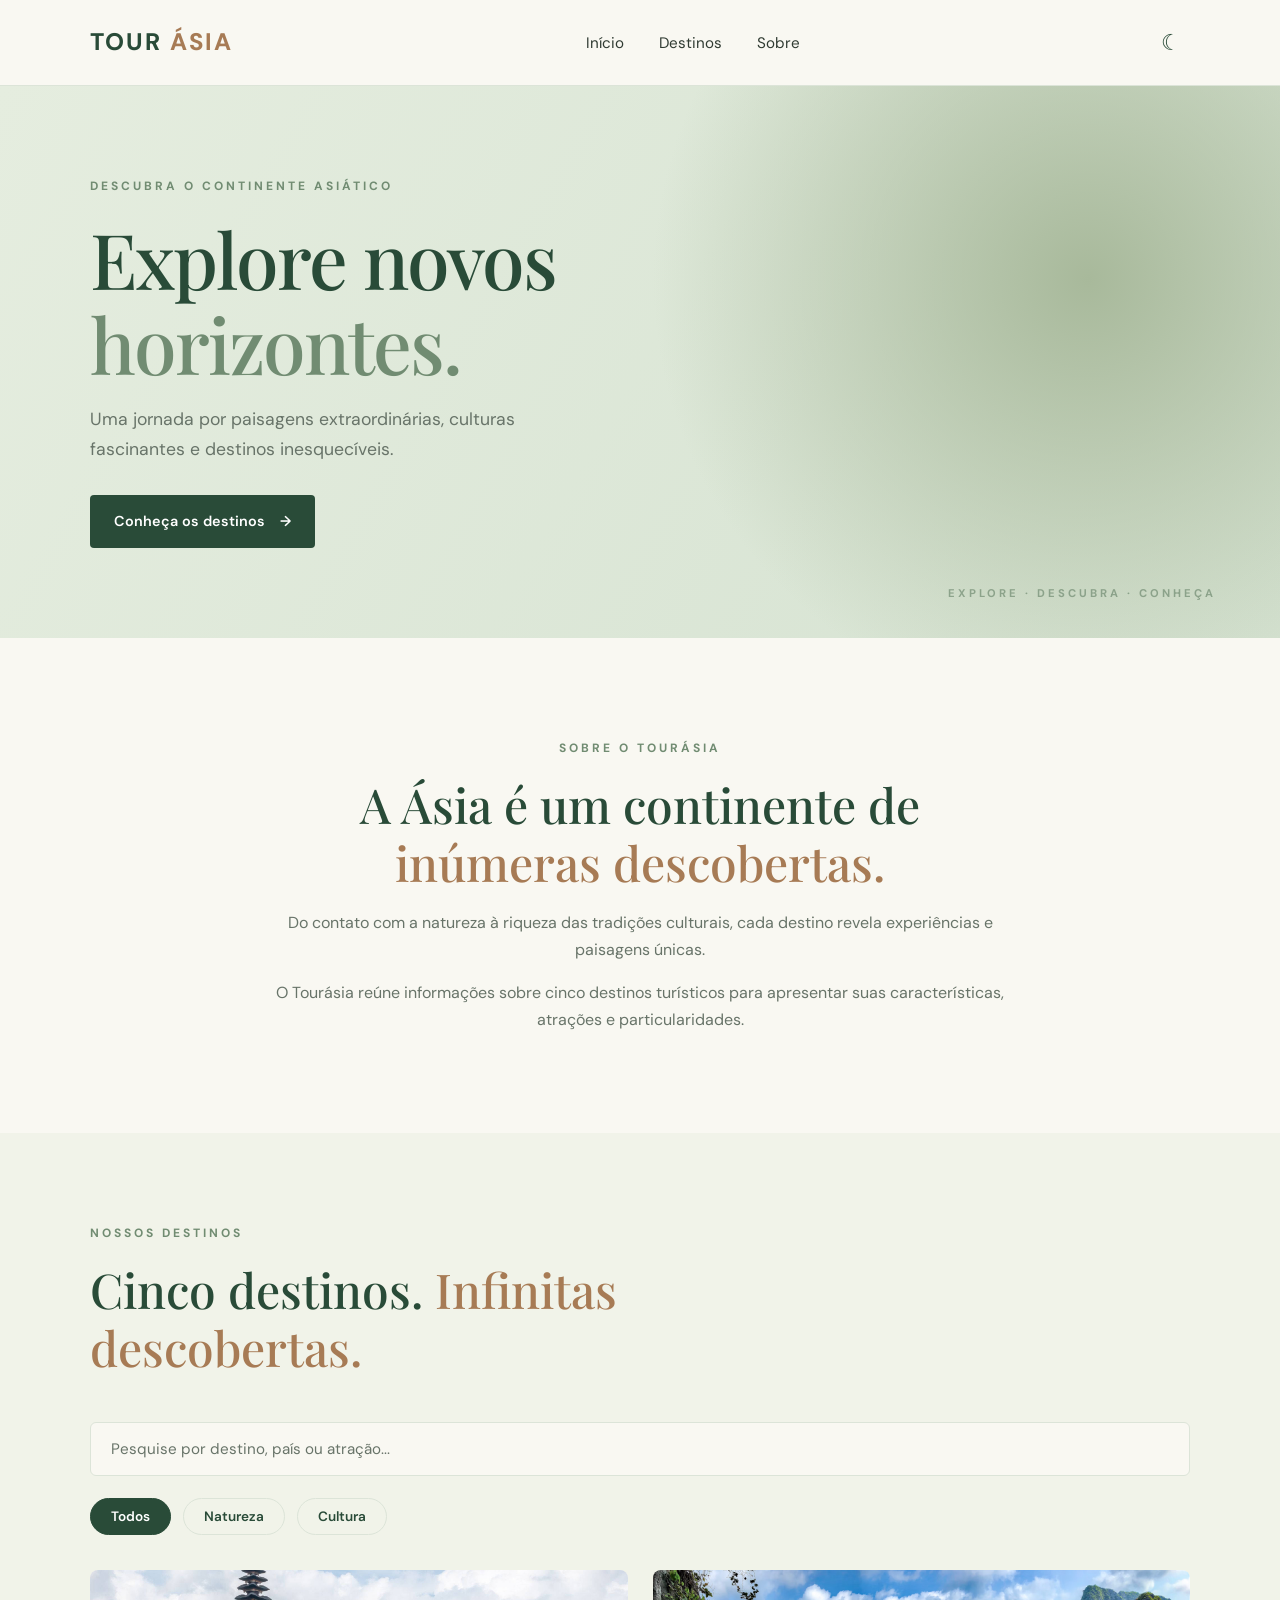
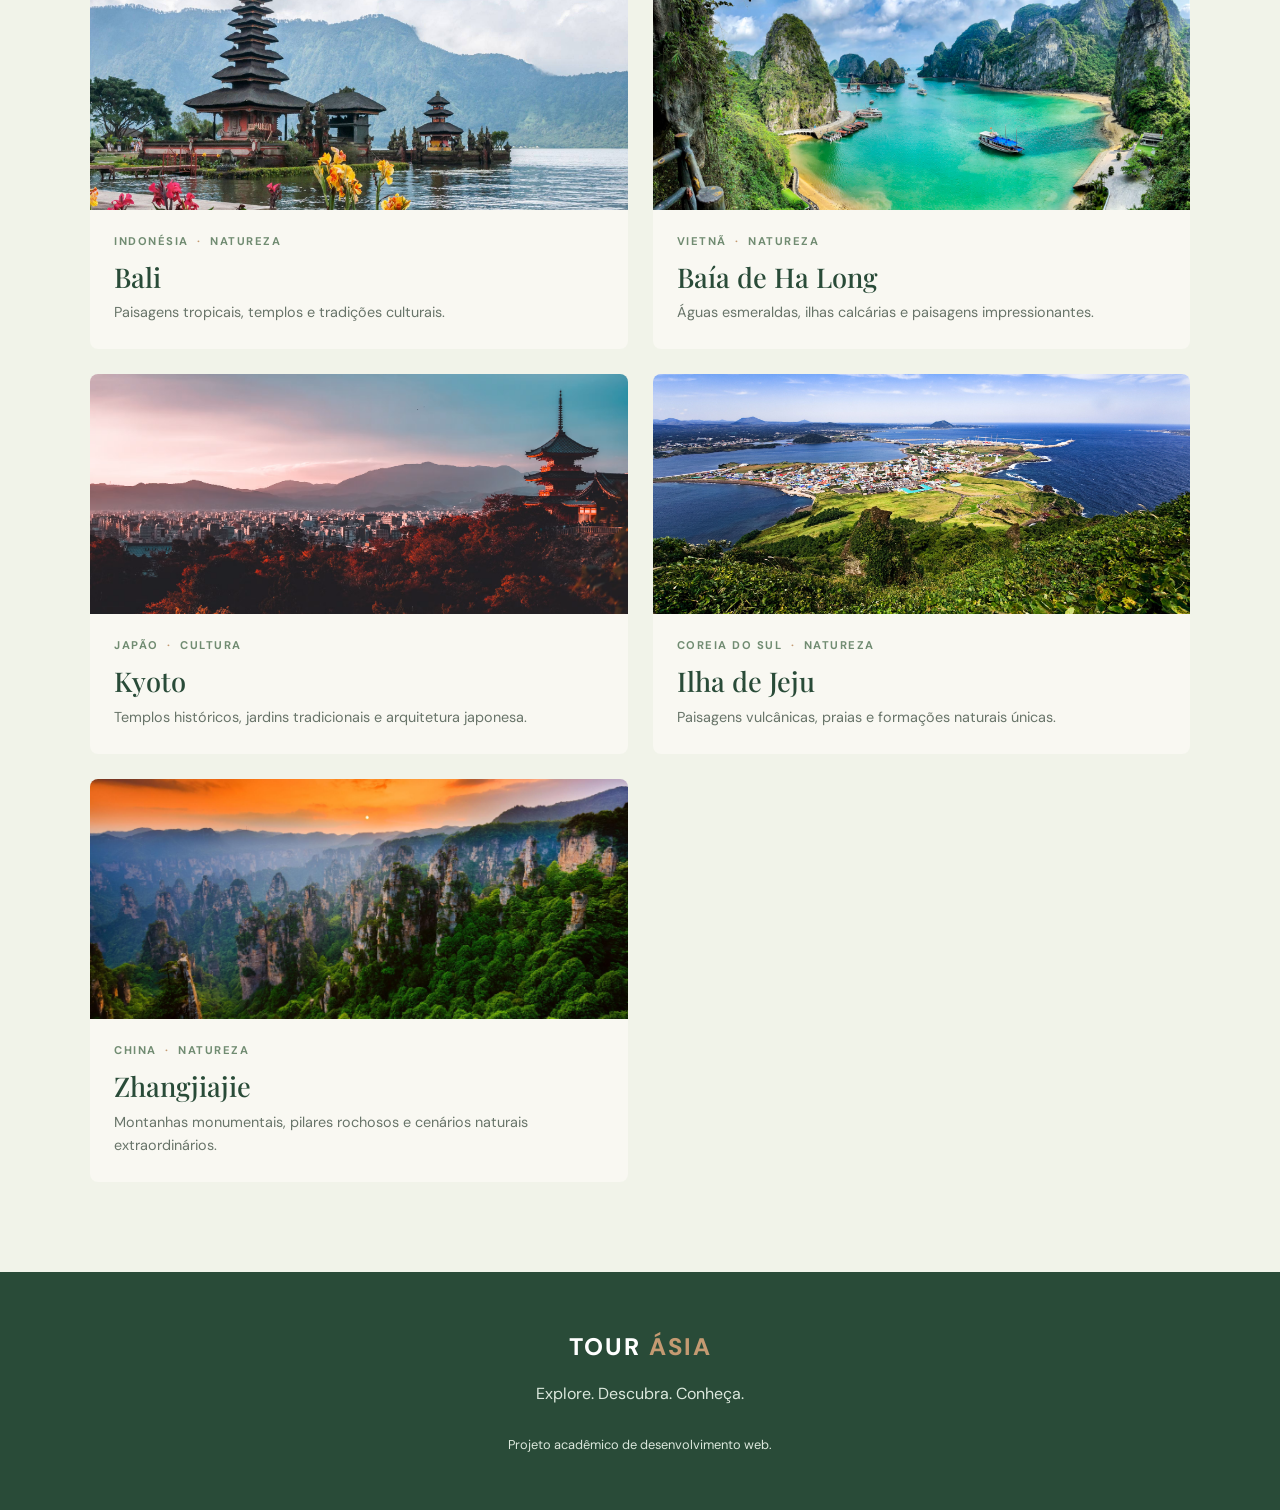
<file: index.html>
<!DOCTYPE html>
<html lang="pt-BR">

<head>
    <meta charset="UTF-8">
    <meta name="viewport" content="width=device-width, initial-scale=1.0">

    <meta name="description"
        content="Explore o Tourásia e descubra cinco destinos turísticos incríveis no continente asiático.">

    <meta name="theme-color" content="#284B38">

    <title>TOURÁSIA | Explore novos horizontes</title>

    <!-- Fontes do Google -->
    <link rel="preconnect" href="https://fonts.googleapis.com">

    <link rel="preconnect"
        href="https://fonts.gstatic.com" crossorigin>

    <link href="https://fonts.googleapis.com/css2?family=DM+Sans:wght@400;500;600;700&family=Playfair+Display:wght@400;500;600;700&display=swap"
        rel="stylesheet">
    
    <script src="js/script.js" defer></script>
    
        <!-- Estilos do projeto -->
    <link rel="stylesheet" href="css/style.css">
</head>

<body>

    <!-- Cabeçalho e navegação -->
    <header class="header">
        <div class="container header__content">

            <a href="#inicio" class="logo" aria-label="Tourásia - Página inicial">
                TOUR <span>ÁSIA</span>
            </a>

            <nav class="navigation" aria-label="Navegação principal">
                <ul>
                    <li><a href="#inicio">Início</a></li>
                    <li><a href="#destinos">Destinos</a></li>
                    <li><a href="#sobre">Sobre</a></li>
                </ul>
            </nav>

            <!-- Botão para alternar o tema -->
            <button
                class="theme-toggle"
                id="theme-toggle"
                type="button"
                aria-label="Ativar tema escuro"
                aria-pressed="false"
            >
                ☾
            </button>

        </div>
    </header>

    <main>

        <!-- Apresentação principal -->
        <section class="hero" id="inicio">

            <div class="container hero__content">

                <p class="hero__eyebrow">
                    DESCUBRA O CONTINENTE ASIÁTICO
                </p>

                <h1>
                    Explore novos
                    <span>horizontes.</span>
                </h1>

                <p class="hero__description">
                    Uma jornada por paisagens extraordinárias,
                    culturas fascinantes e destinos inesquecíveis.
                </p>

                <a href="#destinos" class="button">
                    Conheça os destinos
                    <span aria-hidden="true">→</span>
                </a>

            </div>

            <div class="hero__decoration" aria-hidden="true">
                <span>EXPLORE · DESCUBRA · CONHEÇA</span>
            </div>

        </section>

        <!-- Apresentação do projeto -->
        <section class="introduction" id="sobre">

            <div class="container introduction__content">

                <p class="section-label">SOBRE O TOURÁSIA</p>

                <h2>
                    A Ásia é um continente de
                    <span>inúmeras descobertas.</span>
                </h2>

                <p>
                    Do contato com a natureza à riqueza das tradições
                    culturais, cada destino revela experiências e
                    paisagens únicas.
                </p>

                <p>
                    O Tourásia reúne informações sobre cinco destinos
                    turísticos para apresentar suas características,
                    atrações e particularidades.
                </p>

            </div>

        </section>


        <!-- Apresentação dos destinos -->
        <section class="destinations" id="destinos">

            <div class="container">

                <div class="section-heading">

                    <div>
                        <p class="section-label">NOSSOS DESTINOS</p>

                        <h2>
                            Cinco destinos.
                            <span>Infinitas descobertas.</span>
                        </h2>
                    </div>

                </div>

                    <!-- Pesquisa e filtros dos destinos -->
                    <div class="destination-tools">

                        <div class="search-box">
                            <input
                                type="search"
                                id="destination-search"
                                placeholder="Pesquise por destino, país ou atração..."
                                aria-label="Pesquisar destinos"
                            >
                        </div>

                        <div class="destination-filters"
                             aria-label="Filtrar destinos por categoria">

                            <button
                                class="filter-button active"
                                type="button"
                                data-filter="all"
                                aria-pressed="true"
                            >
                                Todos
                            </button>

                            <button
                                class="filter-button"
                                type="button"
                                data-filter="nature"
                                aria-pressed="false"
                            >
                                Natureza
                            </button>

                            <button
                                class="filter-button"
                                type="button"
                                data-filter="culture"
                                aria-pressed="false"
                            >
                                Cultura
                            </button>

                        </div>

                    </div>

                    <p
                        class="search-feedback"
                        id="search-feedback"
                        role="status"
                        aria-live="polite"
                        hidden
                    >
                        Nenhum destino encontrado.
                    </p>

                <div class="destination-list">


                    <!-- Destino 01: Bali -->
                    <article
                        class="destination-card"
                        data-category="nature culture"
                        data-search="bali indonesia natureza cultura templos praias arrozais ubud"
                    >

                        <a href="destinos/bali.html"
                           class="destination-card__link">

                            <img
                                src="assets/images/bali.jpg"
                                alt="Paisagem tropical de Bali, na Indonésia"
                                class="destination-card__image"
                                loading="lazy"
                            >

                            <div class="destination-card__content">

                                <p class="destination-card__meta">
                                    INDONÉSIA <span>·</span> NATUREZA
                                </p>

                                <h3>Bali</h3>

                                <p class="destination-card__description">
                                    Paisagens tropicais, templos e tradições culturais.
                                </p>

                            </div>

                        </a>

                    </article>




                    <!-- Destino 02: Baía de Ha Long -->
                    <article
                        class="destination-card"
                        data-category="nature"
                        data-search="baia de ha long ha long vietna natureza ilhas rochosas cavernas aguas esmeraldas"
                    >

                        <a href="destinos/ha-long.html"
                           class="destination-card__link">

                            <img
                                src="assets/images/ha-long.jpg"
                                alt="Formações rochosas da Baía de Ha Long, no Vietnã"
                                class="destination-card__image"
                                loading="lazy"
                            >

                            <div class="destination-card__content">

                                <p class="destination-card__meta">
                                    VIETNÃ <span>·</span> NATUREZA
                                </p>

                                <h3>Baía de Ha Long</h3>

                                <p class="destination-card__description">
                                    Águas esmeraldas, ilhas calcárias e paisagens impressionantes.
                                </p>

                            </div>

                        </a>

                    </article>



                    <!-- Destino 03: Kyoto -->
                    <article
                        class="destination-card"
                        data-category="culture"
                        data-search="kyoto japao cultura templos jardins tradicionais arquitetura japonesa"
                    >

                        <a href="destinos/kyoto.html"
                           class="destination-card__link">

                            <img
                                src="assets/images/kyoto.jpg"
                                alt="Templo tradicional cercado por natureza em Kyoto, no Japão"
                                class="destination-card__image"
                                loading="lazy"
                            >

                            <div class="destination-card__content">

                                <p class="destination-card__meta">
                                    JAPÃO <span>·</span> CULTURA
                                </p>

                                <h3>Kyoto</h3>

                                <p class="destination-card__description">
                                    Templos históricos, jardins tradicionais e arquitetura japonesa.
                                </p>

                            </div>

                        </a>

                    </article>



                    <!-- Destino 04: Ilha de Jeju -->
                    <article
                        class="destination-card"
                        data-category="nature"
                        data-search="ilha de jeju jeju coreia do sul natureza vulcoes praias cachoeiras"
                    >

                        <a href="destinos/jeju.html"
                           class="destination-card__link">

                            <img
                                src="assets/images/jeju.jpg"
                                alt="Paisagem natural da Ilha de Jeju, na Coreia do Sul"
                                class="destination-card__image"
                                loading="lazy"
                            >

                            <div class="destination-card__content">

                                <p class="destination-card__meta">
                                    COREIA DO SUL <span>·</span> NATUREZA
                                </p>

                                <h3>Ilha de Jeju</h3>

                                <p class="destination-card__description">
                                    Paisagens vulcânicas, praias e formações naturais únicas.
                                </p>

                            </div>

                        </a>

                    </article>



                    <!-- Destino 05: Zhangjiajie -->
                    <article
                        class="destination-card"
                        data-category="nature"
                        data-search="zhangjiajie china natureza montanhas pilares rochosos parque nacional"
                    >

                        <a href="destinos/zhangjiajie.html"
                           class="destination-card__link">

                            <img
                                src="assets/images/zhangjiajie.jpg"
                                alt="Montanhas de arenito de Zhangjiajie, na China"
                                class="destination-card__image"
                                loading="lazy"
                            >

                            <div class="destination-card__content">

                                <p class="destination-card__meta">
                                    CHINA <span>·</span> NATUREZA
                                </p>

                                <h3>Zhangjiajie</h3>

                                <p class="destination-card__description">
                                    Montanhas monumentais, pilares rochosos e cenários naturais extraordinários.
                                </p>

                            </div>

                        </a>

                    </article>

                </div>

            </div>

        </section>

    </main>

    <!-- Rodapé -->
    <footer class="footer">

        <div class="container footer__content">

            <a href="#inicio" class="logo logo--footer">
                TOUR <span>ÁSIA</span>
            </a>

            <p>
                Explore. Descubra. Conheça.
            </p>

            <p class="footer__copyright">
                Projeto acadêmico de desenvolvimento web.
            </p>

        </div>

    </footer>

</body>
</html>
</file>
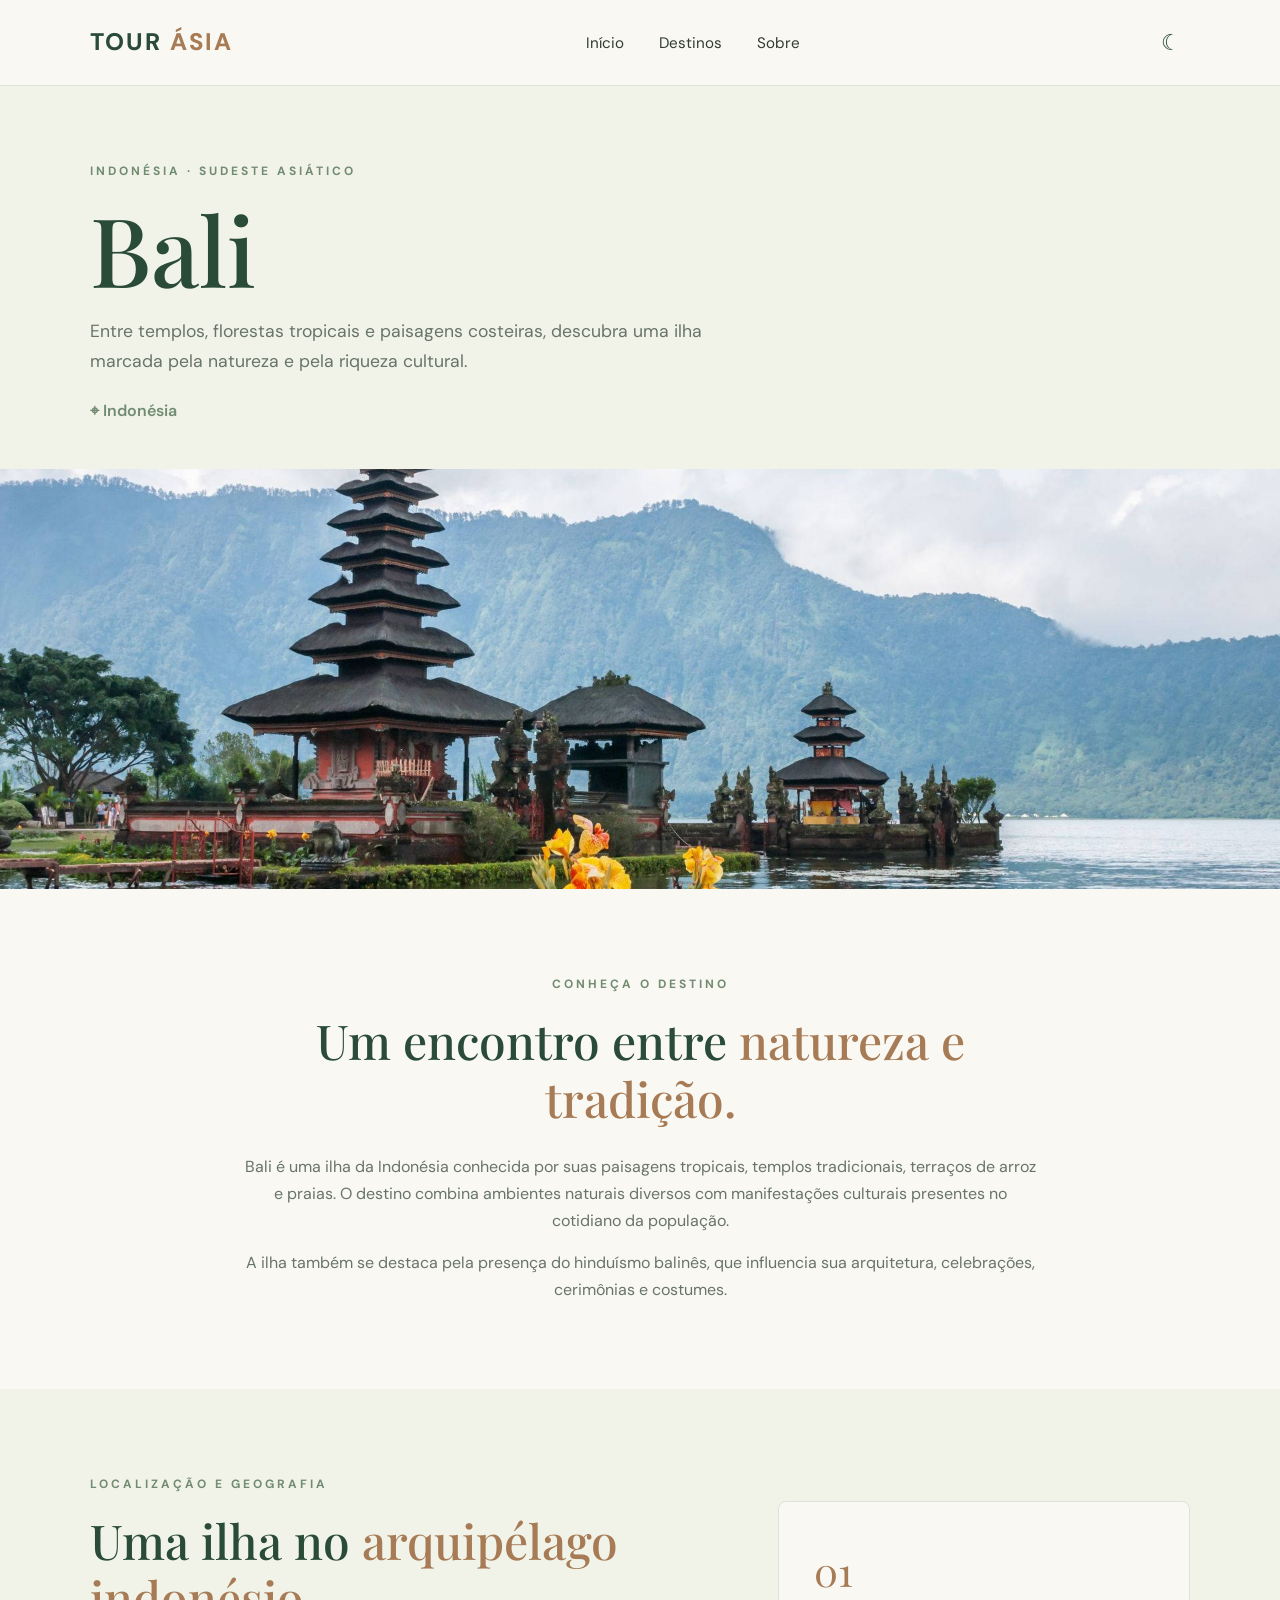
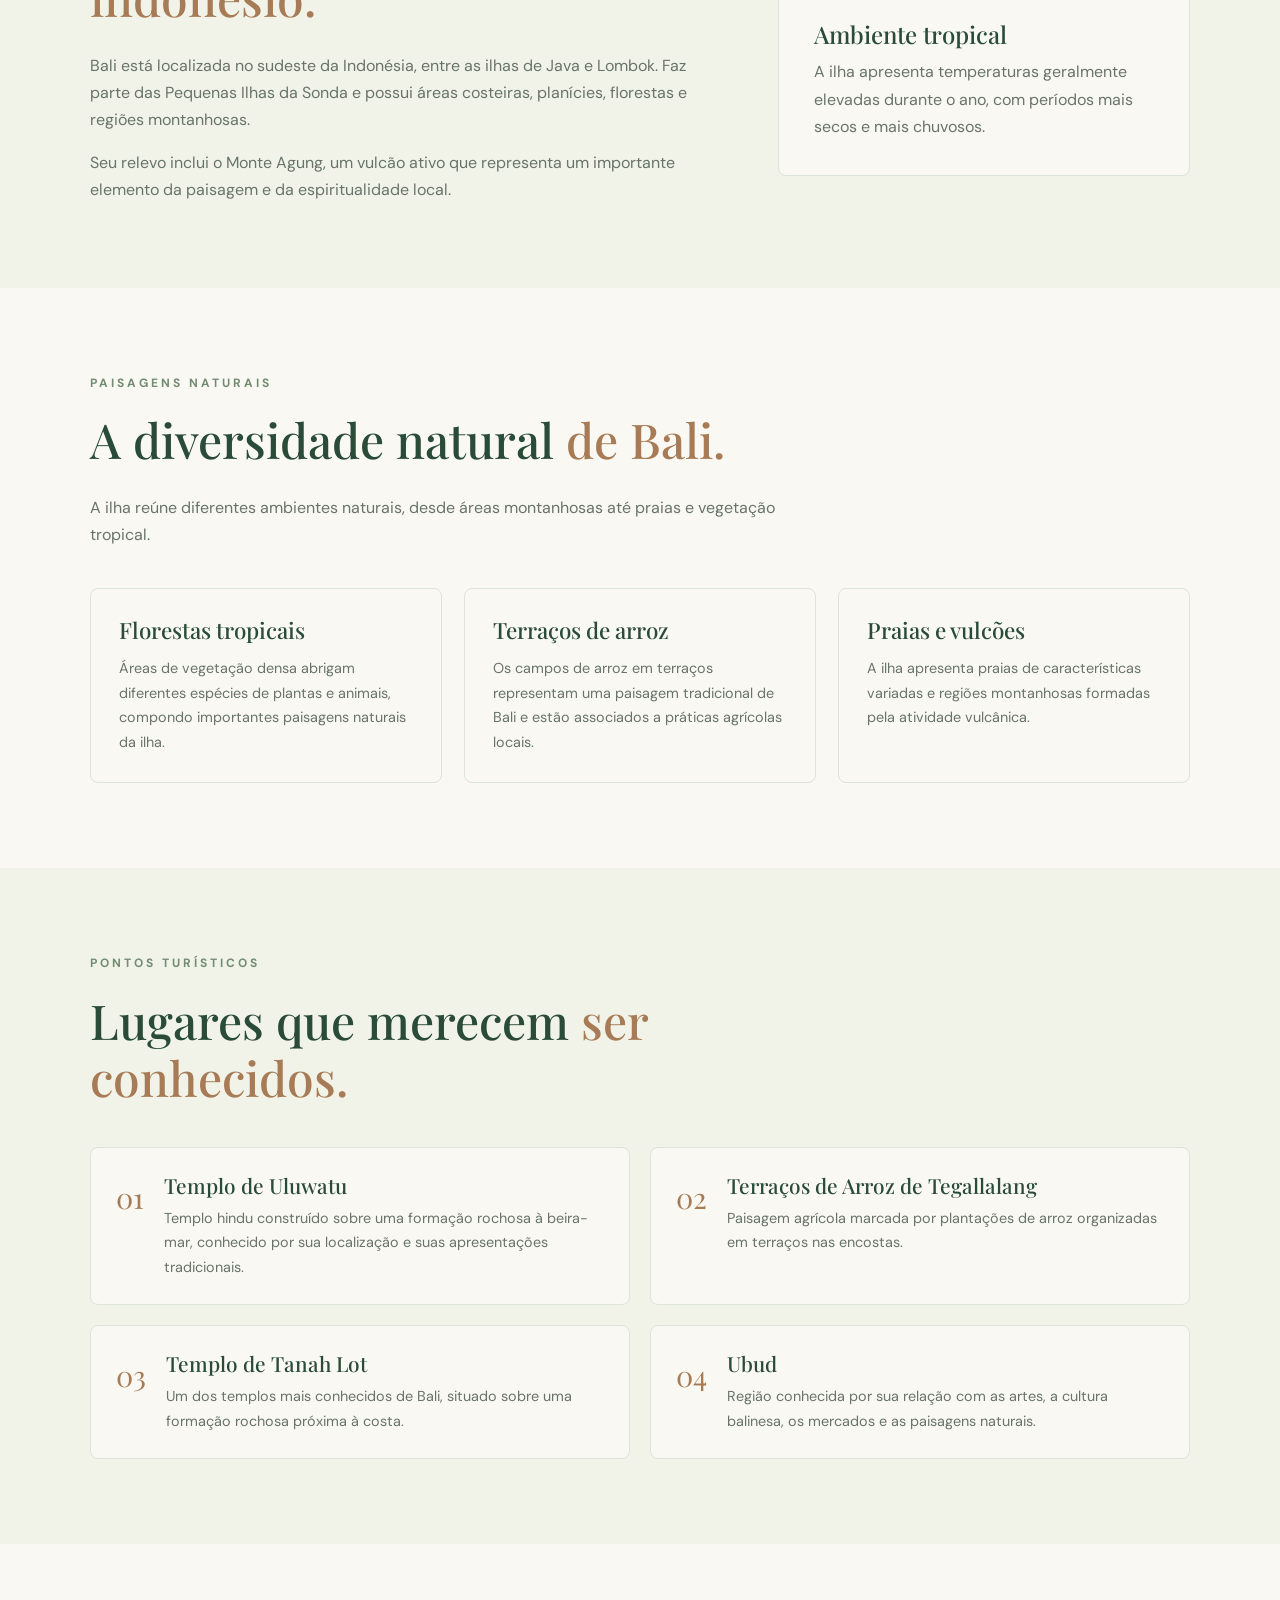
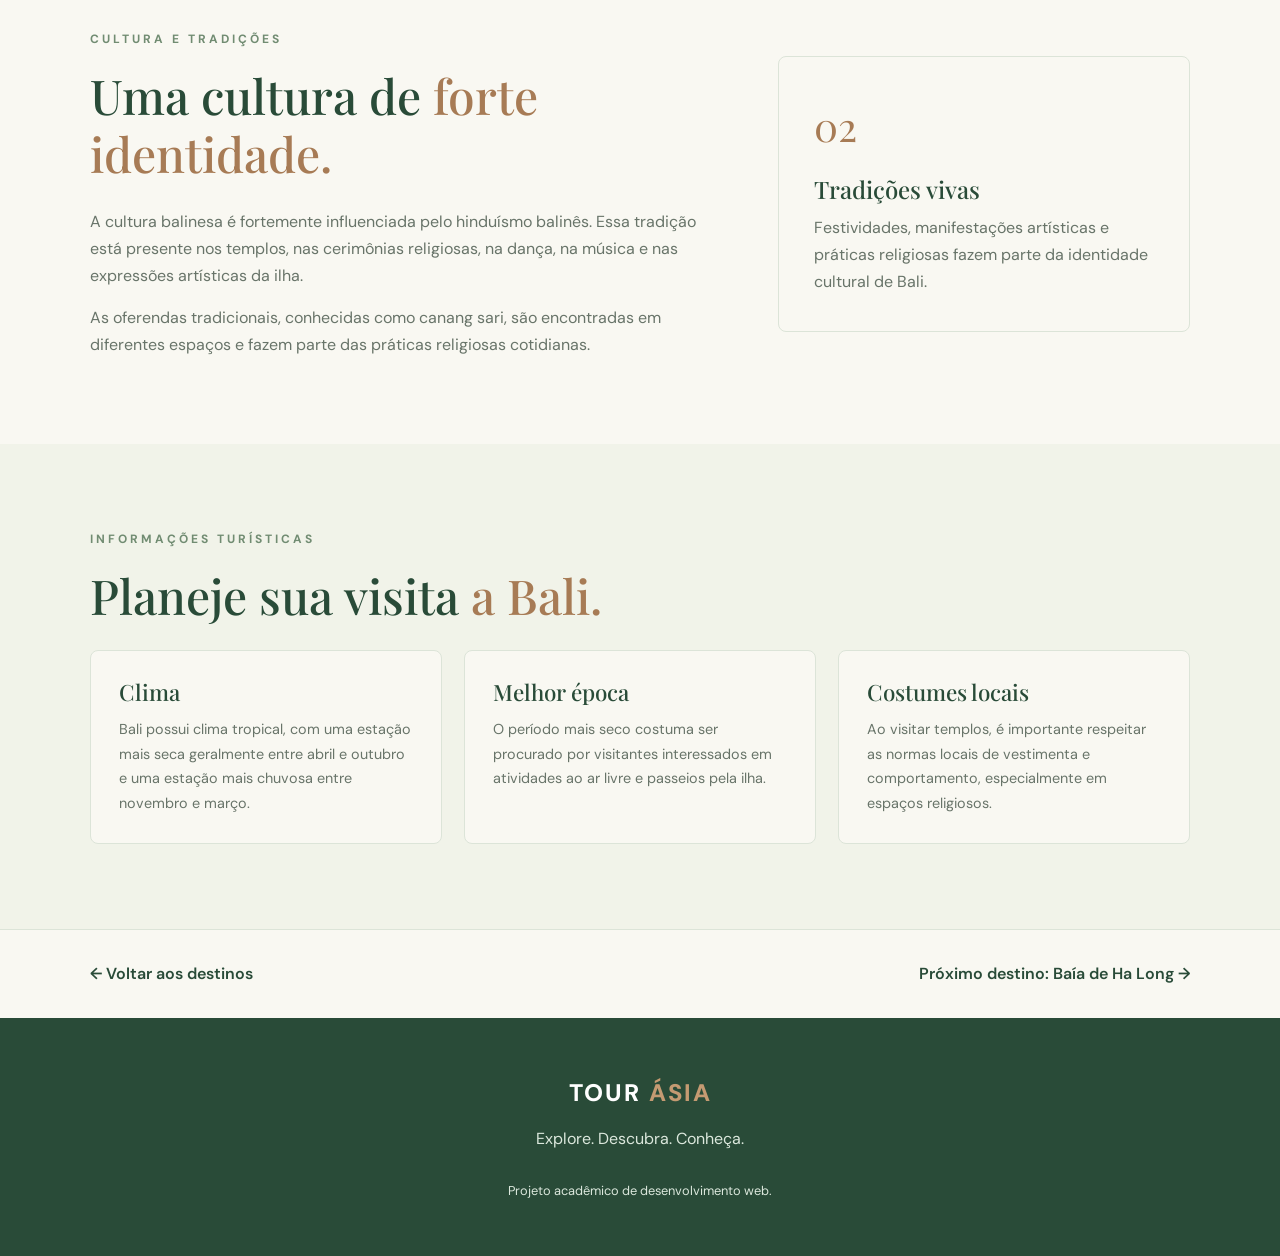
<file: destinos/bali.html>
<!DOCTYPE html>
<html lang="pt-BR">

<head>
    <meta charset="UTF-8">
    <meta name="viewport" content="width=device-width, initial-scale=1.0">

    <meta name="description"
        content="Conheça Bali, na Indonésia: paisagens tropicais, templos, cultura e atrações turísticas.">

    <meta name="theme-color" content="#284B38">

    <title>Bali | TOURÁSIA</title>

    <link rel="preconnect" href="https://fonts.googleapis.com">

    <link rel="preconnect"
        href="https://fonts.gstatic.com" crossorigin>

    <link href="https://fonts.googleapis.com/css2?family=DM+Sans:wght@400;500;600;700&family=Playfair+Display:wght@400;500;600;700&display=swap"
        rel="stylesheet">

    <link rel="stylesheet" href="../css/style.css">

    <script src="../js/script.js" defer></script>

</head>

<body>

    <!-- Cabeçalho e navegação -->
    <header class="header">
        <div class="container header__content">

            <a href="../index.html" class="logo" aria-label="Tourásia - Página inicial">
                TOUR <span>ÁSIA</span>
            </a>

            <nav class="navigation" aria-label="Navegação principal">
                <ul>
                    <li><a href="../index.html#inicio">Início</a></li>
                    <li><a href="../index.html#destinos">Destinos</a></li>
                    <li><a href="../index.html#sobre">Sobre</a></li>
                </ul>
            </nav>

            <!-- Botão para alternar o tema -->
            <button
                class="theme-toggle"
                id="theme-toggle"
                type="button"
                aria-label="Ativar tema escuro"
                aria-pressed="false"
            >
                ☾
            </button>

        </div>
    </header>

    <main>

        <!-- Apresentação de Bali -->
        <section class="destination-hero">

            <div class="container destination-hero__content">

                <p class="section-label">
                    INDONÉSIA · SUDESTE ASIÁTICO
                </p>

                <h1>Bali</h1>

                <p class="destination-hero__description">
                    Entre templos, florestas tropicais e paisagens
                    costeiras, descubra uma ilha marcada pela
                    natureza e pela riqueza cultural.
                </p>

                <p class="destination-hero__location">
                    <span aria-hidden="true">⌖</span>
                    Indonésia
                </p>

            </div>

            <img
                src="../assets/images/bali.jpg"
                alt="Paisagem tropical de Bali, na Indonésia"
                class="destination-hero__image"
            >

        </section>


        <!-- Introdução -->
        <section class="destination-section">

            <div class="container destination-introduction">

                <p class="section-label">CONHEÇA O DESTINO</p>

                <h2>
                    Um encontro entre
                    <span>natureza e tradição.</span>
                </h2>

                <p>
                    Bali é uma ilha da Indonésia conhecida por suas
                    paisagens tropicais, templos tradicionais,
                    terraços de arroz e praias. O destino combina
                    ambientes naturais diversos com manifestações
                    culturais presentes no cotidiano da população.
                </p>

                <p>
                    A ilha também se destaca pela presença do
                    hinduísmo balinês, que influencia sua arquitetura,
                    celebrações, cerimônias e costumes.
                </p>

            </div>

        </section>


        <!-- Localização e geografia -->
        <section class="destination-section destination-section--alternate">

            <div class="container destination-information">

                <div class="destination-information__text">

                    <p class="section-label">LOCALIZAÇÃO E GEOGRAFIA</p>

                    <h2>
                        Uma ilha no
                        <span>arquipélago indonésio.</span>
                    </h2>

                    <p>
                        Bali está localizada no sudeste da Indonésia,
                        entre as ilhas de Java e Lombok. Faz parte
                        das Pequenas Ilhas da Sonda e possui áreas
                        costeiras, planícies, florestas e regiões
                        montanhosas.
                    </p>

                    <p>
                        Seu relevo inclui o Monte Agung, um vulcão
                        ativo que representa um importante elemento
                        da paisagem e da espiritualidade local.
                    </p>

                </div>

                <div class="destination-information__highlight">

                    <span class="destination-information__number">
                        01
                    </span>

                    <h3>Ambiente tropical</h3>

                    <p>
                        A ilha apresenta temperaturas geralmente
                        elevadas durante o ano, com períodos mais
                        secos e mais chuvosos.
                    </p>

                </div>

            </div>

        </section>


        <!-- Natureza -->
        <section class="destination-section">

            <div class="container">

                <div class="destination-section__heading">

                    <p class="section-label">PAISAGENS NATURAIS</p>

                    <h2>
                        A diversidade natural
                        <span>de Bali.</span>
                    </h2>

                    <p>
                        A ilha reúne diferentes ambientes naturais,
                        desde áreas montanhosas até praias e
                        vegetação tropical.
                    </p>

                </div>

                <div class="destination-topics">

                    <article class="destination-topic">

                        <h3>Florestas tropicais</h3>

                        <p>
                            Áreas de vegetação densa abrigam diferentes
                            espécies de plantas e animais, compondo
                            importantes paisagens naturais da ilha.
                        </p>

                    </article>

                    <article class="destination-topic">

                        <h3>Terraços de arroz</h3>

                        <p>
                            Os campos de arroz em terraços representam
                            uma paisagem tradicional de Bali e estão
                            associados a práticas agrícolas locais.
                        </p>

                    </article>

                    <article class="destination-topic">

                        <h3>Praias e vulcões</h3>

                        <p>
                            A ilha apresenta praias de características
                            variadas e regiões montanhosas formadas
                            pela atividade vulcânica.
                        </p>

                    </article>

                </div>

            </div>

        </section>


        <!-- Principais atrações -->
        <section class="destination-section destination-section--alternate">

            <div class="container">

                <div class="destination-section__heading">

                    <p class="section-label">PONTOS TURÍSTICOS</p>

                    <h2>
                        Lugares que merecem
                        <span>ser conhecidos.</span>
                    </h2>

                </div>

                <div class="destination-attractions">

                    <article class="destination-attraction">

                        <span>01</span>

                        <div>
                            <h3>Templo de Uluwatu</h3>

                            <p>
                                Templo hindu construído sobre uma
                                formação rochosa à beira-mar,
                                conhecido por sua localização
                                e suas apresentações tradicionais.
                            </p>
                        </div>

                    </article>

                    <article class="destination-attraction">

                        <span>02</span>

                        <div>
                            <h3>Terraços de Arroz de Tegallalang</h3>

                            <p>
                                Paisagem agrícola marcada por
                                plantações de arroz organizadas
                                em terraços nas encostas.
                            </p>
                        </div>

                    </article>

                    <article class="destination-attraction">

                        <span>03</span>

                        <div>
                            <h3>Templo de Tanah Lot</h3>

                            <p>
                                Um dos templos mais conhecidos
                                de Bali, situado sobre uma formação
                                rochosa próxima à costa.
                            </p>
                        </div>

                    </article>

                    <article class="destination-attraction">

                        <span>04</span>

                        <div>
                            <h3>Ubud</h3>

                            <p>
                                Região conhecida por sua relação
                                com as artes, a cultura balinesa,
                                os mercados e as paisagens naturais.
                            </p>
                        </div>

                    </article>

                </div>

            </div>

        </section>


        <!-- Cultura -->
        <section class="destination-section">

            <div class="container destination-information">

                <div class="destination-information__text">

                    <p class="section-label">CULTURA E TRADIÇÕES</p>

                    <h2>
                        Uma cultura de
                        <span>forte identidade.</span>
                    </h2>

                    <p>
                        A cultura balinesa é fortemente influenciada
                        pelo hinduísmo balinês. Essa tradição está
                        presente nos templos, nas cerimônias
                        religiosas, na dança, na música e nas
                        expressões artísticas da ilha.
                    </p>

                    <p>
                        As oferendas tradicionais, conhecidas como
                        canang sari, são encontradas em diferentes
                        espaços e fazem parte das práticas religiosas
                        cotidianas.
                    </p>

                </div>

                <div class="destination-information__highlight">

                    <span class="destination-information__number">
                        02
                    </span>

                    <h3>Tradições vivas</h3>

                    <p>
                        Festividades, manifestações artísticas
                        e práticas religiosas fazem parte da
                        identidade cultural de Bali.
                    </p>

                </div>

            </div>

        </section>


        <!-- Informações turísticas -->
        <section class="destination-section destination-section--alternate">

            <div class="container destination-tourism">

                <p class="section-label">INFORMAÇÕES TURÍSTICAS</p>

                <h2>
                    Planeje sua visita
                    <span>a Bali.</span>
                </h2>

                <div class="destination-topics">

                    <article class="destination-topic">

                        <h3>Clima</h3>

                        <p>
                            Bali possui clima tropical, com uma
                            estação mais seca geralmente entre
                            abril e outubro e uma estação mais
                            chuvosa entre novembro e março.
                        </p>

                    </article>

                    <article class="destination-topic">

                        <h3>Melhor época</h3>

                        <p>
                            O período mais seco costuma ser
                            procurado por visitantes interessados
                            em atividades ao ar livre e passeios
                            pela ilha.
                        </p>

                    </article>

                    <article class="destination-topic">

                        <h3>Costumes locais</h3>

                        <p>
                            Ao visitar templos, é importante respeitar
                            as normas locais de vestimenta e
                            comportamento, especialmente em
                            espaços religiosos.
                        </p>

                    </article>

                </div>

            </div>

        </section>


        <!-- Navegação entre destinos -->
        <section class="destination-navigation">

            <div class="container destination-navigation__content">

                <a href="../index.html#destinos">
                    ← Voltar aos destinos
                </a>

                <a href="ha-long.html">
                    Próximo destino: Baía de Ha Long →
                </a>

            </div>

        </section>

    </main>


    <!-- Rodapé -->
    <footer class="footer">

        <div class="container footer__content">

            <a href="../index.html" class="logo logo--footer">
                TOUR <span>ÁSIA</span>
            </a>

            <p>
                Explore. Descubra. Conheça.
            </p>

            <p class="footer__copyright">
                Projeto acadêmico de desenvolvimento web.
            </p>

        </div>

    </footer>

</body>

</html>
</file>
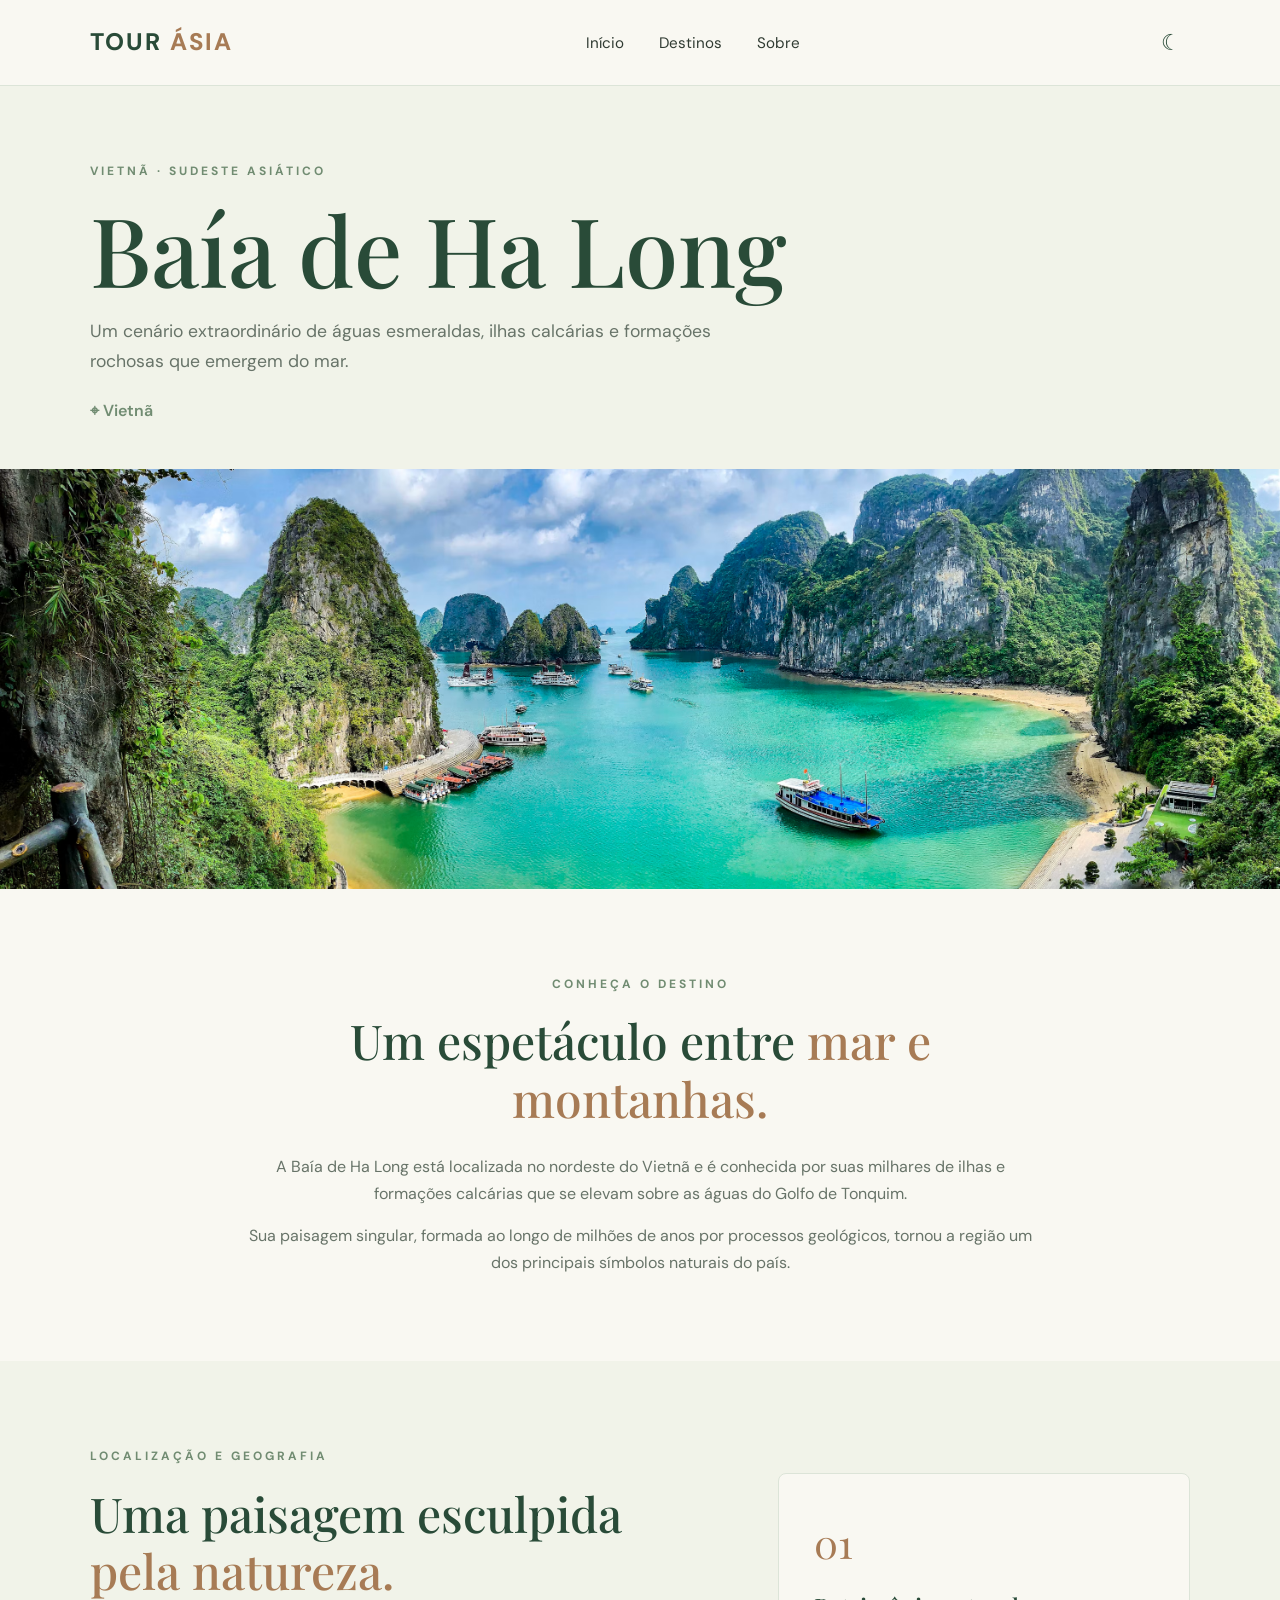
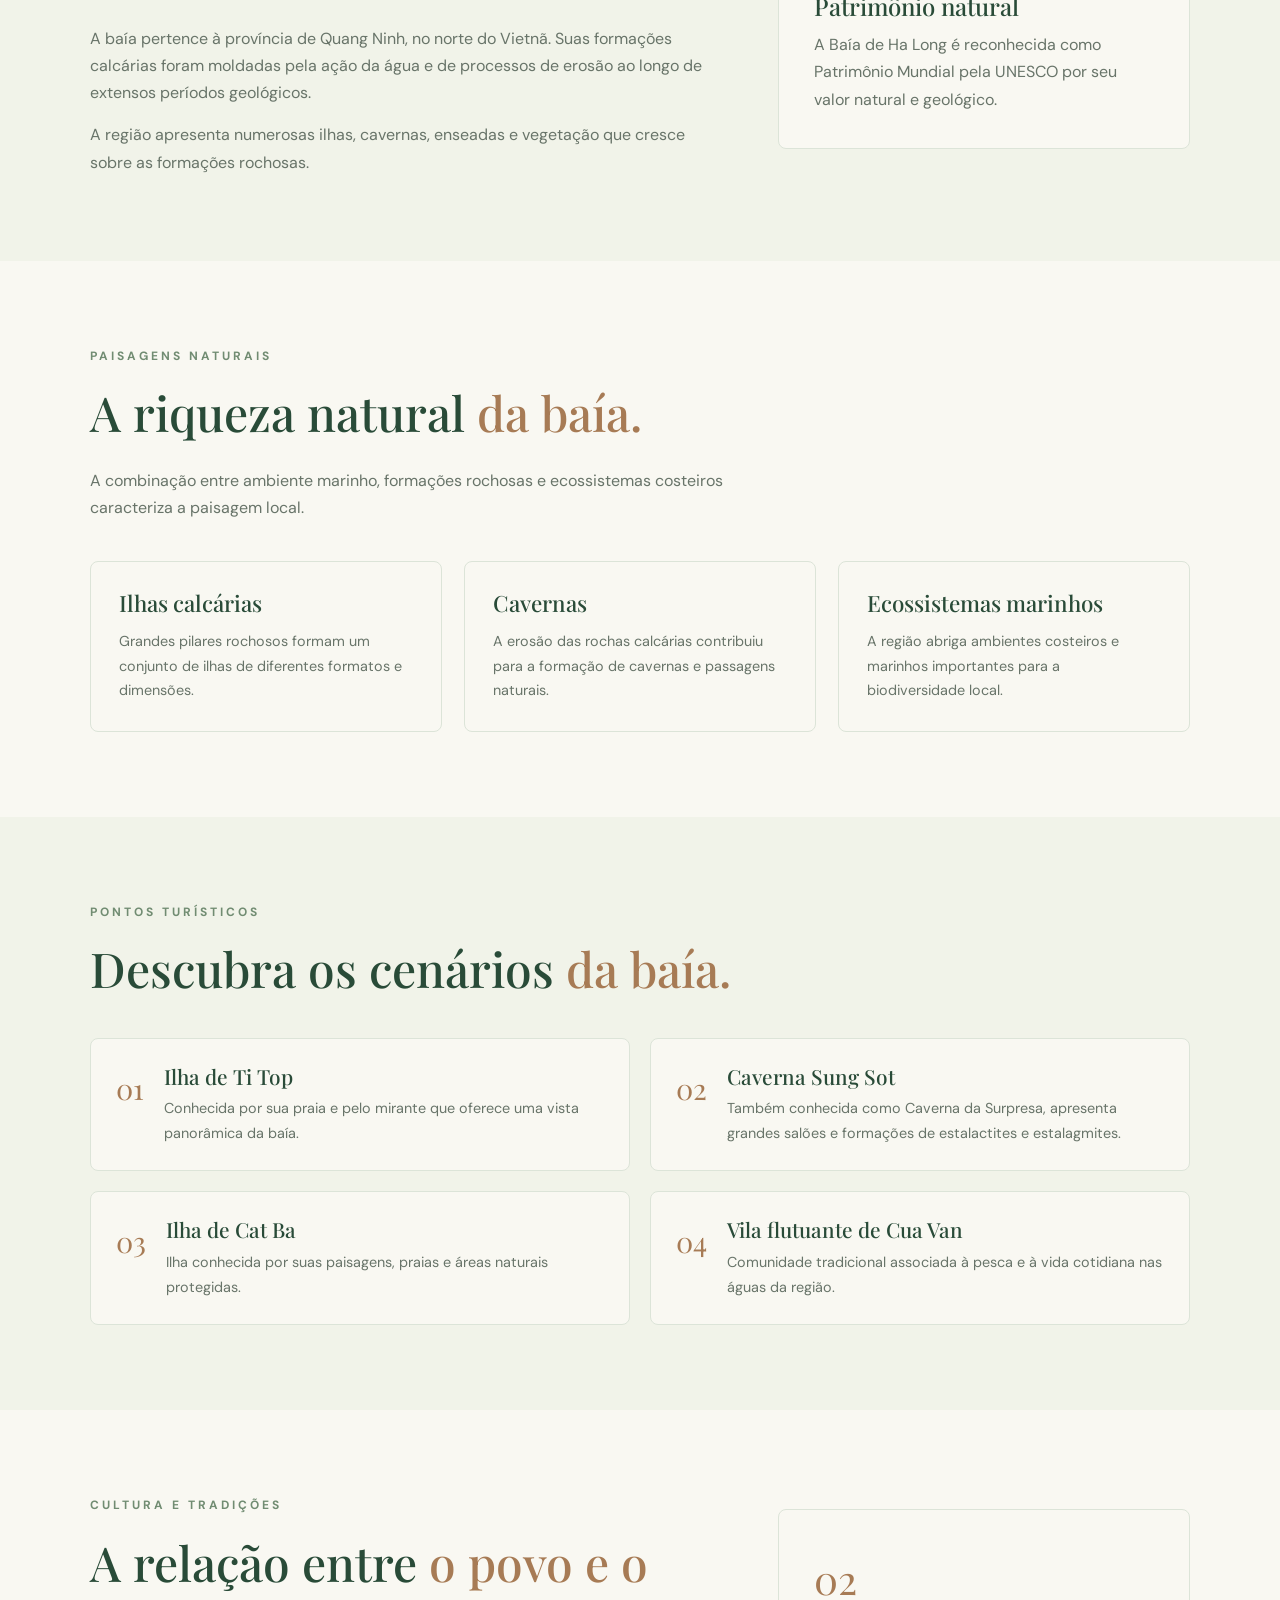
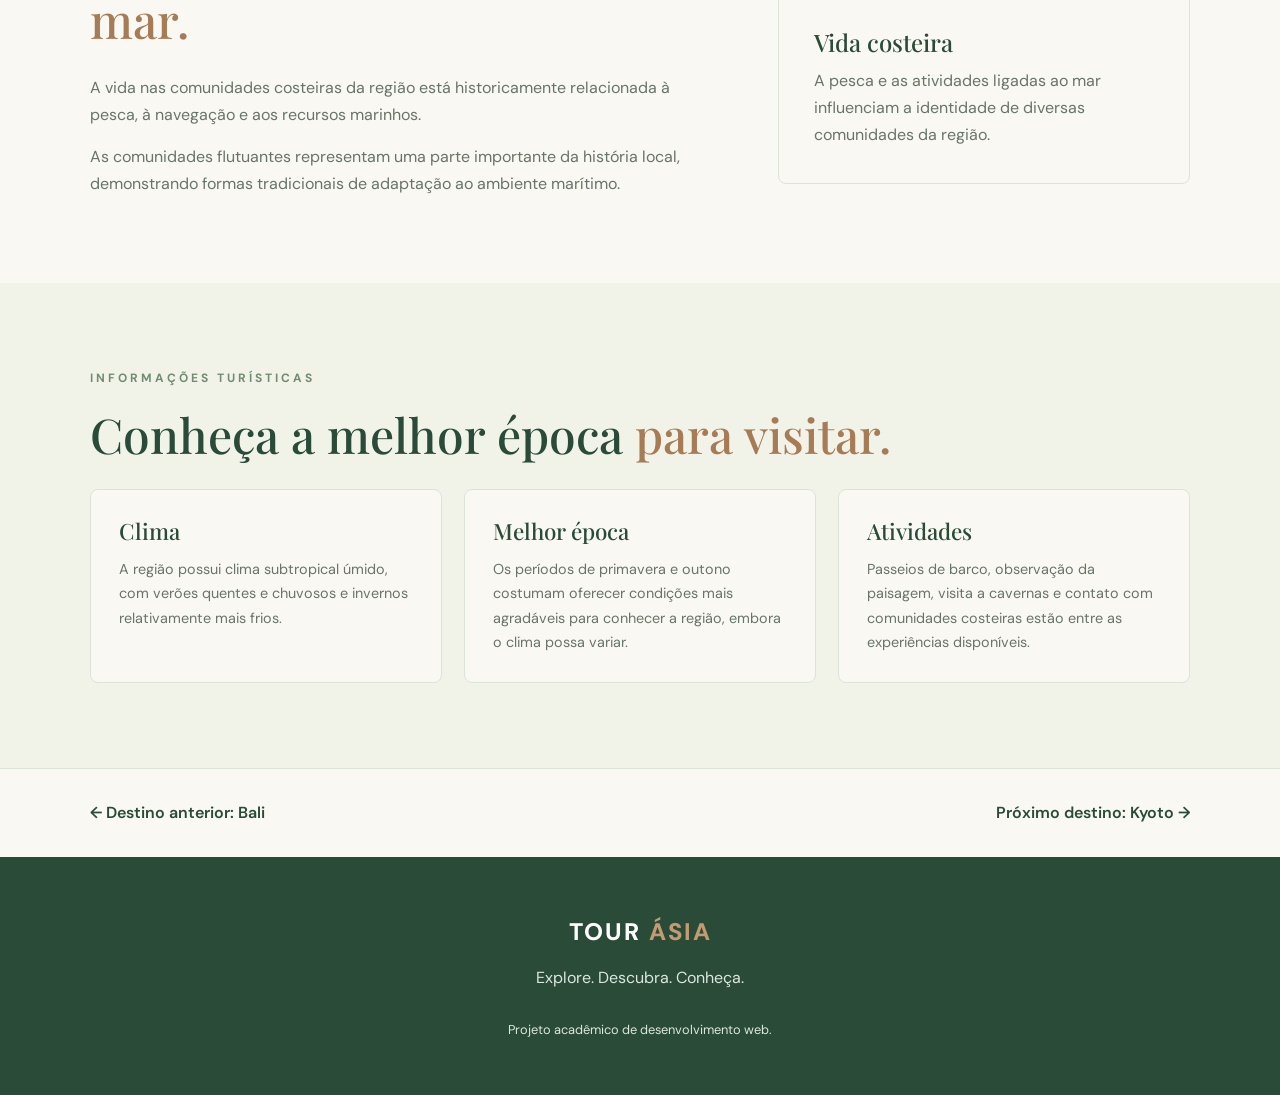
<file: destinos/ha-long.html>
<!DOCTYPE html>
<html lang="pt-BR">

<head>
    <meta charset="UTF-8">
    <meta name="viewport" content="width=device-width, initial-scale=1.0">
    <meta name="description" content="Conheça a Baía de Ha Long, no Vietnã, suas ilhas calcárias, cavernas e paisagens naturais.">
    <meta name="theme-color" content="#284B38">

    <title>Baía de Ha Long | TOURÁSIA</title>

    <link rel="preconnect" href="https://fonts.googleapis.com">
    <link rel="preconnect" href="https://fonts.gstatic.com" crossorigin>

    <link href="https://fonts.googleapis.com/css2?family=DM+Sans:wght@400;500;600;700&family=Playfair+Display:wght@400;500;600;700&display=swap" rel="stylesheet">

    <link rel="stylesheet" href="../css/style.css">
    
    <script src="../js/script.js" defer></script>

</head>

<body>

    <!-- Cabeçalho e navegação -->
    <header class="header">
        <div class="container header__content">

            <a href="../index.html" class="logo" aria-label="Tourásia - Página inicial">
                TOUR <span>ÁSIA</span>
            </a>

            <nav class="navigation" aria-label="Navegação principal">
                <ul>
                    <li><a href="../index.html#inicio">Início</a></li>
                    <li><a href="../index.html#destinos">Destinos</a></li>
                    <li><a href="../index.html#sobre">Sobre</a></li>
                </ul>
            </nav>

            <!-- Botão para alternar o tema -->
            <button
                class="theme-toggle"
                id="theme-toggle"
                type="button"
                aria-label="Ativar tema escuro"
                aria-pressed="false"
            >
                ☾
            </button>

        </div>
    </header>

    <main>

        <section class="destination-hero">
            <div class="container destination-hero__content">
                <p class="section-label">VIETNÃ · SUDESTE ASIÁTICO</p>
                <h1>Baía de Ha Long</h1>

                <p class="destination-hero__description">
                    Um cenário extraordinário de águas esmeraldas,
                    ilhas calcárias e formações rochosas que emergem
                    do mar.
                </p>

                <p class="destination-hero__location">
                    <span aria-hidden="true">⌖</span> Vietnã
                </p>
            </div>

            <img
                src="../assets/images/ha-long.jpg"
                alt="Formações rochosas da Baía de Ha Long"
                class="destination-hero__image"
            >
        </section>

        <section class="destination-section">
            <div class="container destination-introduction">
                <p class="section-label">CONHEÇA O DESTINO</p>

                <h2>
                    Um espetáculo entre
                    <span>mar e montanhas.</span>
                </h2>

                <p>
                    A Baía de Ha Long está localizada no nordeste do
                    Vietnã e é conhecida por suas milhares de ilhas
                    e formações calcárias que se elevam sobre as
                    águas do Golfo de Tonquim.
                </p>

                <p>
                    Sua paisagem singular, formada ao longo de
                    milhões de anos por processos geológicos,
                    tornou a região um dos principais símbolos
                    naturais do país.
                </p>
            </div>
        </section>

        <section class="destination-section destination-section--alternate">
            <div class="container destination-information">

                <div class="destination-information__text">
                    <p class="section-label">LOCALIZAÇÃO E GEOGRAFIA</p>

                    <h2>
                        Uma paisagem esculpida
                        <span>pela natureza.</span>
                    </h2>

                    <p>
                        A baía pertence à província de Quang Ninh,
                        no norte do Vietnã. Suas formações calcárias
                        foram moldadas pela ação da água e de
                        processos de erosão ao longo de extensos
                        períodos geológicos.
                    </p>

                    <p>
                        A região apresenta numerosas ilhas,
                        cavernas, enseadas e vegetação que cresce
                        sobre as formações rochosas.
                    </p>
                </div>

                <div class="destination-information__highlight">
                    <span class="destination-information__number">01</span>
                    <h3>Patrimônio natural</h3>
                    <p>
                        A Baía de Ha Long é reconhecida como
                        Patrimônio Mundial pela UNESCO por seu
                        valor natural e geológico.
                    </p>
                </div>

            </div>
        </section>

        <section class="destination-section">
            <div class="container">

                <div class="destination-section__heading">
                    <p class="section-label">PAISAGENS NATURAIS</p>

                    <h2>
                        A riqueza natural
                        <span>da baía.</span>
                    </h2>

                    <p>
                        A combinação entre ambiente marinho,
                        formações rochosas e ecossistemas costeiros
                        caracteriza a paisagem local.
                    </p>
                </div>

                <div class="destination-topics">

                    <article class="destination-topic">
                        <h3>Ilhas calcárias</h3>
                        <p>
                            Grandes pilares rochosos formam um
                            conjunto de ilhas de diferentes formatos
                            e dimensões.
                        </p>
                    </article>

                    <article class="destination-topic">
                        <h3>Cavernas</h3>
                        <p>
                            A erosão das rochas calcárias contribuiu
                            para a formação de cavernas e passagens
                            naturais.
                        </p>
                    </article>

                    <article class="destination-topic">
                        <h3>Ecossistemas marinhos</h3>
                        <p>
                            A região abriga ambientes costeiros e
                            marinhos importantes para a biodiversidade
                            local.
                        </p>
                    </article>

                </div>
            </div>
        </section>

        <section class="destination-section destination-section--alternate">
            <div class="container">

                <div class="destination-section__heading">
                    <p class="section-label">PONTOS TURÍSTICOS</p>

                    <h2>
                        Descubra os cenários
                        <span>da baía.</span>
                    </h2>
                </div>

                <div class="destination-attractions">

                    <article class="destination-attraction">
                        <span>01</span>
                        <div>
                            <h3>Ilha de Ti Top</h3>
                            <p>
                                Conhecida por sua praia e pelo mirante
                                que oferece uma vista panorâmica
                                da baía.
                            </p>
                        </div>
                    </article>

                    <article class="destination-attraction">
                        <span>02</span>
                        <div>
                            <h3>Caverna Sung Sot</h3>
                            <p>
                                Também conhecida como Caverna da
                                Surpresa, apresenta grandes salões
                                e formações de estalactites e
                                estalagmites.
                            </p>
                        </div>
                    </article>

                    <article class="destination-attraction">
                        <span>03</span>
                        <div>
                            <h3>Ilha de Cat Ba</h3>
                            <p>
                                Ilha conhecida por suas paisagens,
                                praias e áreas naturais protegidas.
                            </p>
                        </div>
                    </article>

                    <article class="destination-attraction">
                        <span>04</span>
                        <div>
                            <h3>Vila flutuante de Cua Van</h3>
                            <p>
                                Comunidade tradicional associada
                                à pesca e à vida cotidiana nas
                                águas da região.
                            </p>
                        </div>
                    </article>

                </div>
            </div>
        </section>

        <section class="destination-section">
            <div class="container destination-information">

                <div class="destination-information__text">
                    <p class="section-label">CULTURA E TRADIÇÕES</p>

                    <h2>
                        A relação entre
                        <span>o povo e o mar.</span>
                    </h2>

                    <p>
                        A vida nas comunidades costeiras da região
                        está historicamente relacionada à pesca,
                        à navegação e aos recursos marinhos.
                    </p>

                    <p>
                        As comunidades flutuantes representam uma
                        parte importante da história local,
                        demonstrando formas tradicionais de
                        adaptação ao ambiente marítimo.
                    </p>
                </div>

                <div class="destination-information__highlight">
                    <span class="destination-information__number">02</span>
                    <h3>Vida costeira</h3>
                    <p>
                        A pesca e as atividades ligadas ao mar
                        influenciam a identidade de diversas
                        comunidades da região.
                    </p>
                </div>

            </div>
        </section>

        <section class="destination-section destination-section--alternate">
            <div class="container destination-tourism">

                <p class="section-label">INFORMAÇÕES TURÍSTICAS</p>

                <h2>
                    Conheça a melhor época
                    <span>para visitar.</span>
                </h2>

                <div class="destination-topics">

                    <article class="destination-topic">
                        <h3>Clima</h3>
                        <p>
                            A região possui clima subtropical úmido,
                            com verões quentes e chuvosos e invernos
                            relativamente mais frios.
                        </p>
                    </article>

                    <article class="destination-topic">
                        <h3>Melhor época</h3>
                        <p>
                            Os períodos de primavera e outono
                            costumam oferecer condições mais
                            agradáveis para conhecer a região,
                            embora o clima possa variar.
                        </p>
                    </article>

                    <article class="destination-topic">
                        <h3>Atividades</h3>
                        <p>
                            Passeios de barco, observação da
                            paisagem, visita a cavernas e contato
                            com comunidades costeiras estão entre
                            as experiências disponíveis.
                        </p>
                    </article>

                </div>
            </div>
        </section>

        <section class="destination-navigation">
            <div class="container destination-navigation__content">
                <a href="bali.html">← Destino anterior: Bali</a>
                <a href="kyoto.html">Próximo destino: Kyoto →</a>
            </div>
        </section>

    </main>

    <footer class="footer">
        <div class="container footer__content">
            <a href="../index.html" class="logo logo--footer">
                TOUR <span>ÁSIA</span>
            </a>

            <p>Explore. Descubra. Conheça.</p>

            <p class="footer__copyright">
                Projeto acadêmico de desenvolvimento web.
            </p>
        </div>
    </footer>

</body>
</html>
</file>
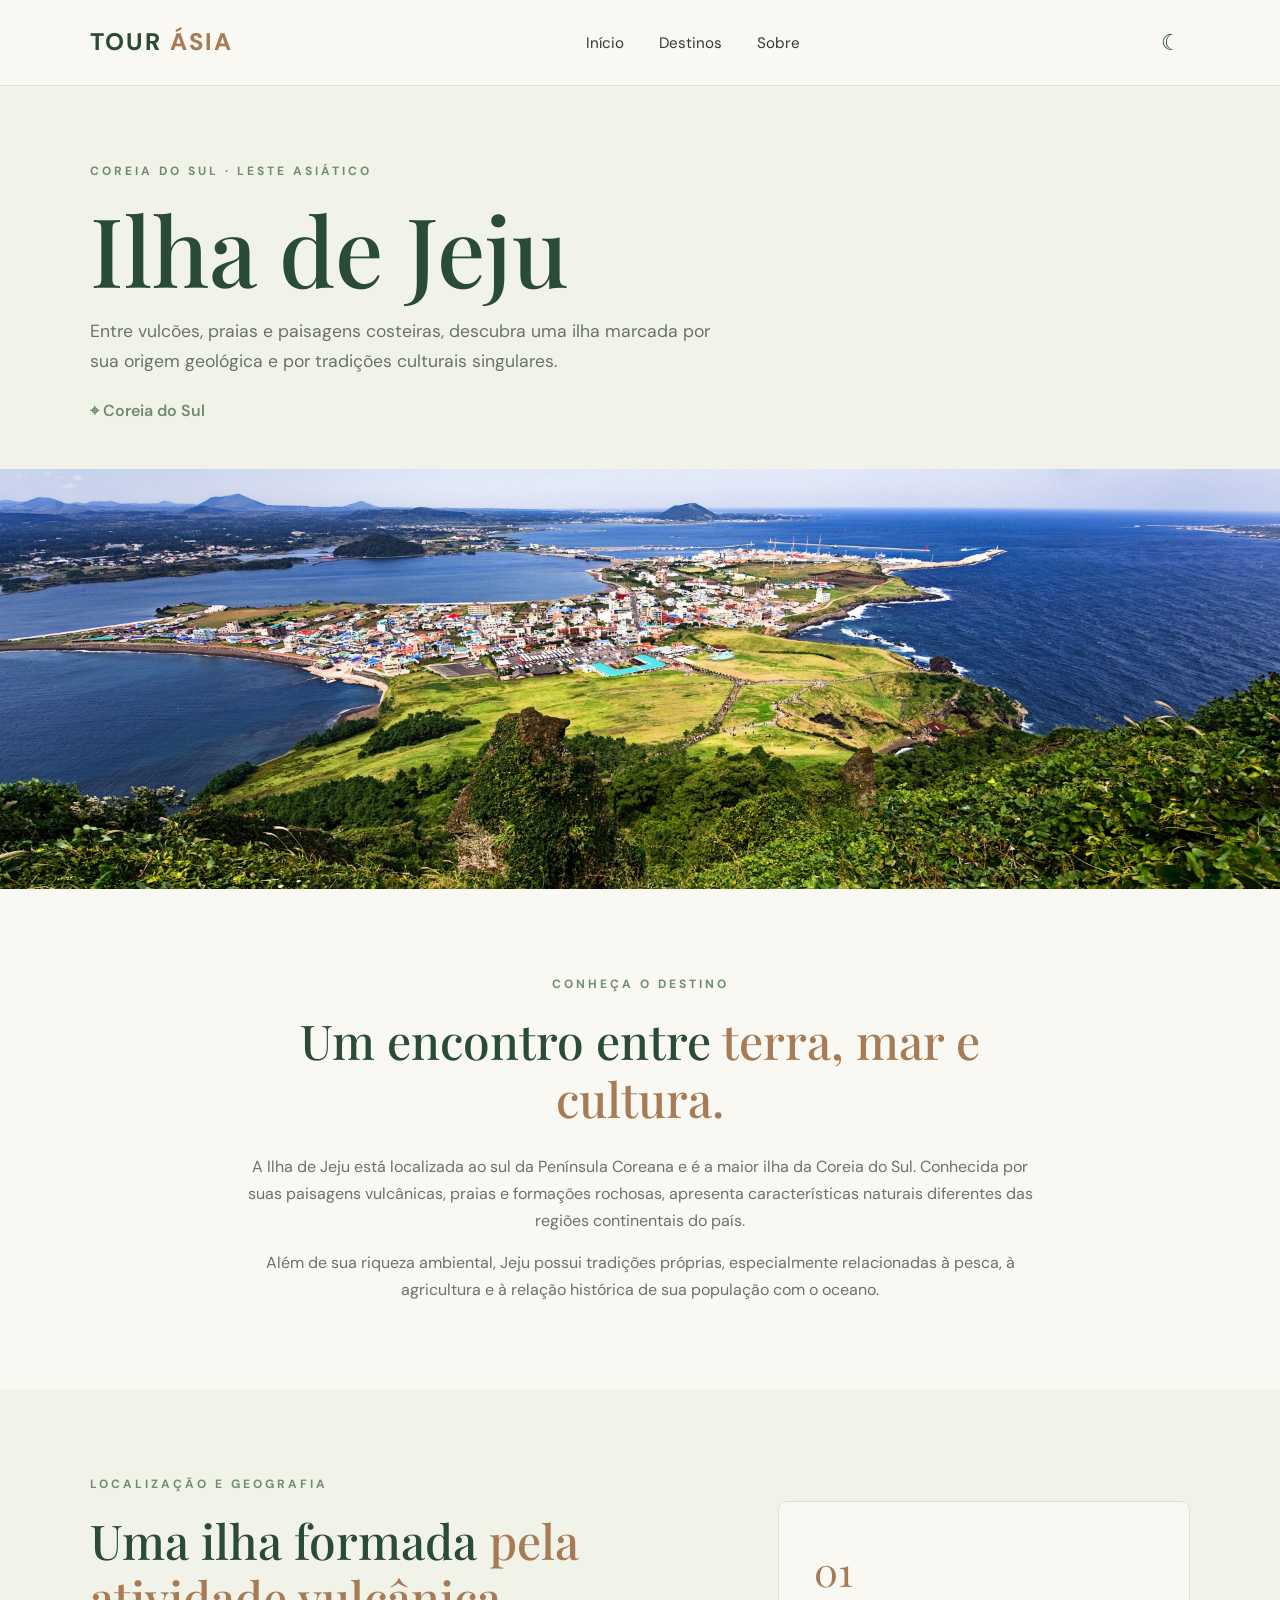
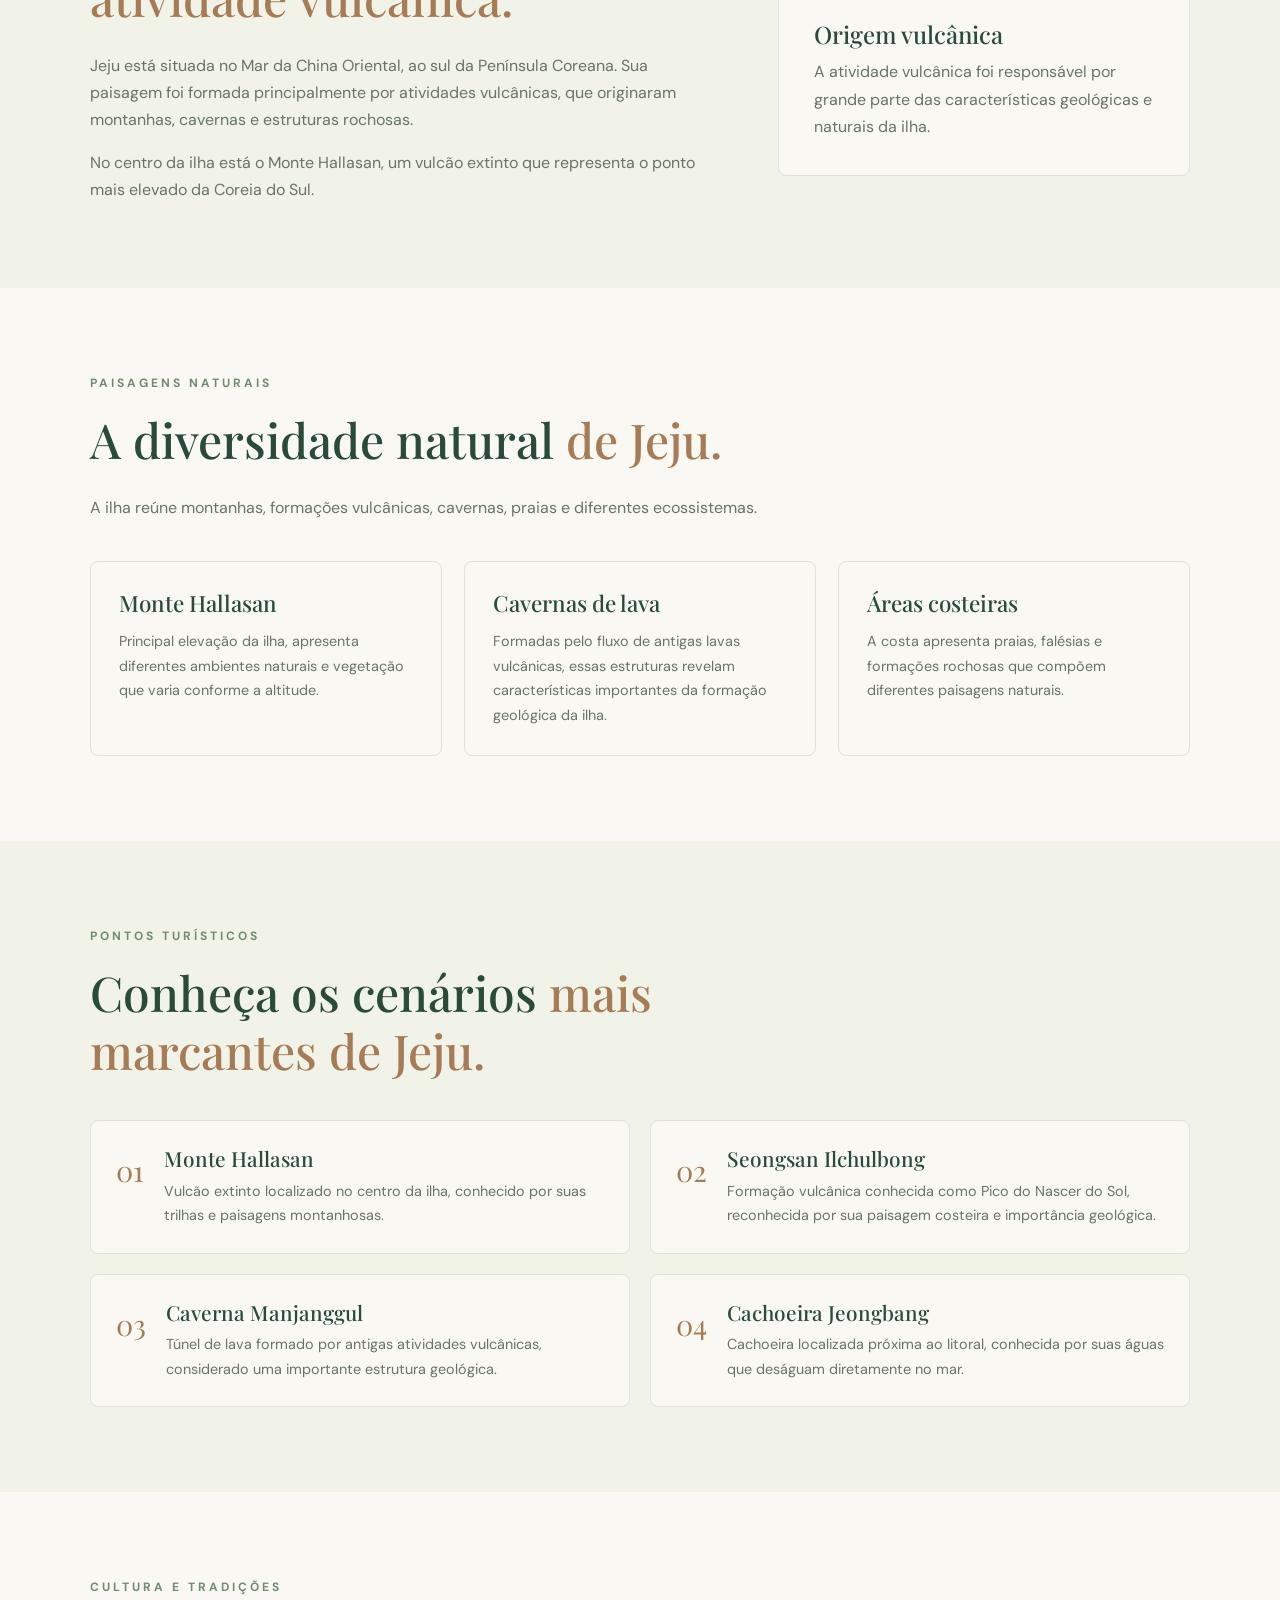
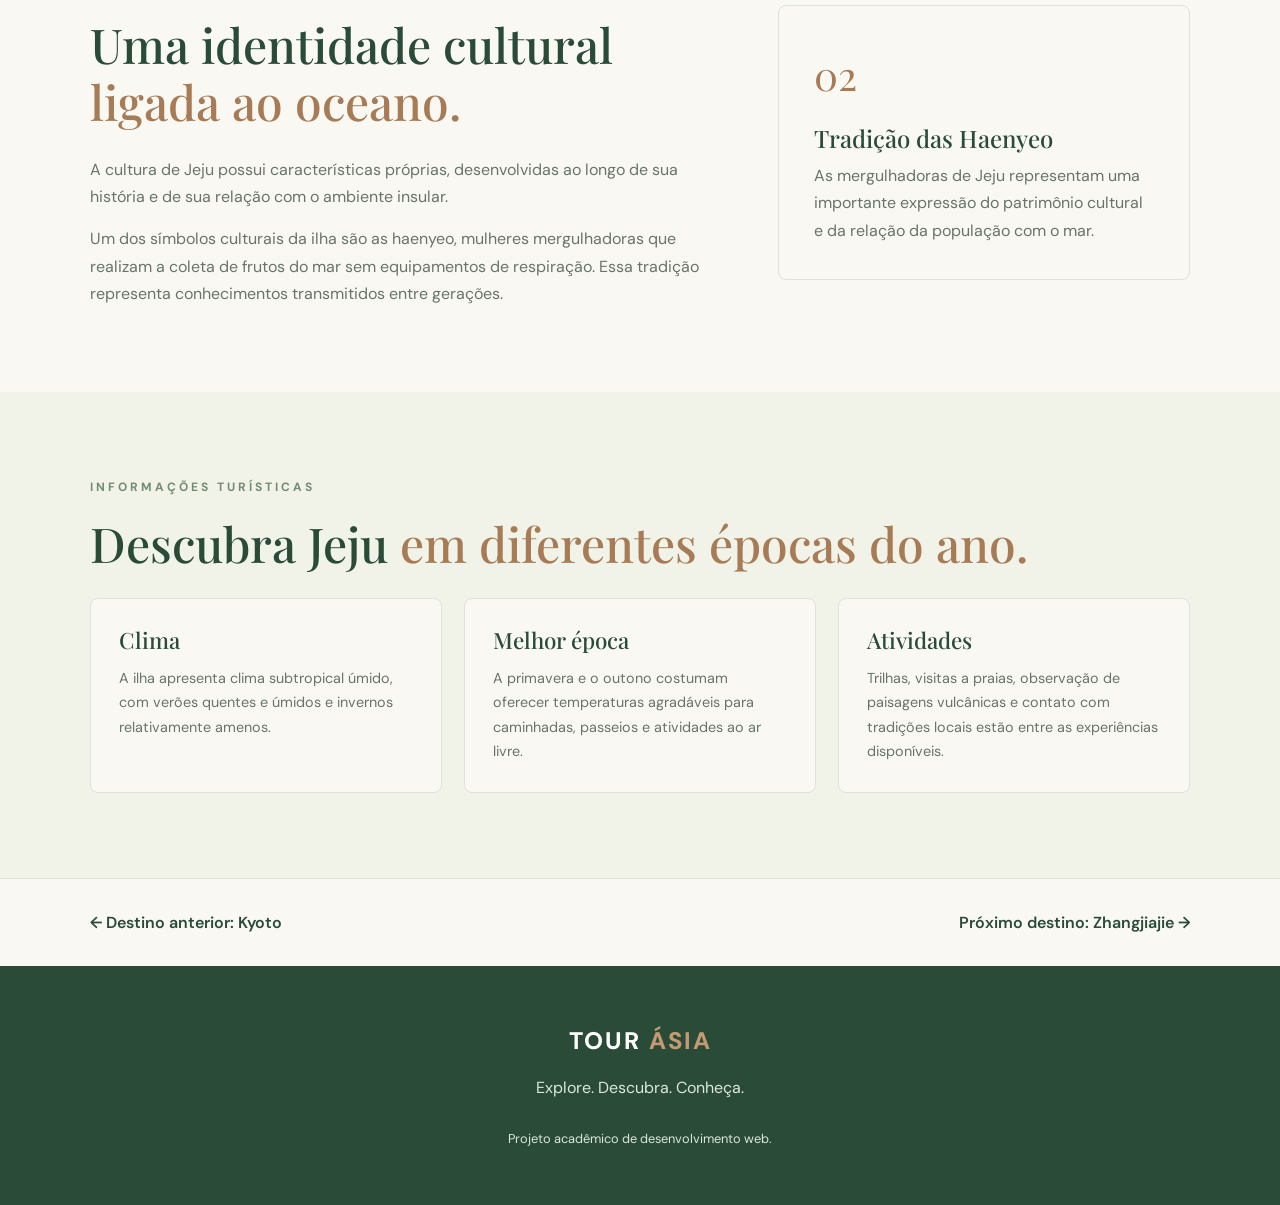
<file: destinos/jeju.html>
<!DOCTYPE html>
<html lang="pt-BR">

<head>
    <meta charset="UTF-8">
    <meta name="viewport" content="width=device-width, initial-scale=1.0">
    <meta name="description" content="Conheça a Ilha de Jeju, na Coreia do Sul, suas paisagens vulcânicas, praias e tradições culturais.">
    <meta name="theme-color" content="#284B38">

    <title>Ilha de Jeju | TOURÁSIA</title>

    <link rel="preconnect" href="https://fonts.googleapis.com">
    <link rel="preconnect" href="https://fonts.gstatic.com" crossorigin>

    <link href="https://fonts.googleapis.com/css2?family=DM+Sans:wght@400;500;600;700&family=Playfair+Display:wght@400;500;600;700&display=swap" rel="stylesheet">

    <link rel="stylesheet" href="../css/style.css">

    <script src="../js/script.js" defer></script>

</head>

<body>

    <!-- Cabeçalho e navegação -->
    <header class="header">
        <div class="container header__content">

            <a href="../index.html" class="logo" aria-label="Tourásia - Página inicial">
                TOUR <span>ÁSIA</span>
            </a>

            <nav class="navigation" aria-label="Navegação principal">
                <ul>
                    <li><a href="../index.html#inicio">Início</a></li>
                    <li><a href="../index.html#destinos">Destinos</a></li>
                    <li><a href="../index.html#sobre">Sobre</a></li>
                </ul>
            </nav>

            <!-- Botão para alternar o tema -->
            <button
                class="theme-toggle"
                id="theme-toggle"
                type="button"
                aria-label="Ativar tema escuro"
                aria-pressed="false"
            >
                ☾
            </button>

        </div>
    </header>

    <main>

        <!-- Apresentação de Jeju -->
        <section class="destination-hero">

            <div class="container destination-hero__content">

                <p class="section-label">
                    COREIA DO SUL · LESTE ASIÁTICO
                </p>

                <h1>Ilha de Jeju</h1>

                <p class="destination-hero__description">
                    Entre vulcões, praias e paisagens costeiras,
                    descubra uma ilha marcada por sua origem
                    geológica e por tradições culturais singulares.
                </p>

                <p class="destination-hero__location">
                    <span aria-hidden="true">⌖</span> Coreia do Sul
                </p>

            </div>

            <img
                src="../assets/images/jeju.jpg"
                alt="Paisagem natural da Ilha de Jeju, na Coreia do Sul"
                class="destination-hero__image"
            >

        </section>


        <!-- Introdução -->
        <section class="destination-section">

            <div class="container destination-introduction">

                <p class="section-label">CONHEÇA O DESTINO</p>

                <h2>
                    Um encontro entre
                    <span>terra, mar e cultura.</span>
                </h2>

                <p>
                    A Ilha de Jeju está localizada ao sul da
                    Península Coreana e é a maior ilha da
                    Coreia do Sul. Conhecida por suas paisagens
                    vulcânicas, praias e formações rochosas,
                    apresenta características naturais
                    diferentes das regiões continentais do país.
                </p>

                <p>
                    Além de sua riqueza ambiental, Jeju possui
                    tradições próprias, especialmente relacionadas
                    à pesca, à agricultura e à relação histórica
                    de sua população com o oceano.
                </p>

            </div>

        </section>


        <!-- Localização e geografia -->
        <section class="destination-section destination-section--alternate">

            <div class="container destination-information">

                <div class="destination-information__text">

                    <p class="section-label">LOCALIZAÇÃO E GEOGRAFIA</p>

                    <h2>
                        Uma ilha formada
                        <span>pela atividade vulcânica.</span>
                    </h2>

                    <p>
                        Jeju está situada no Mar da China Oriental,
                        ao sul da Península Coreana. Sua paisagem
                        foi formada principalmente por atividades
                        vulcânicas, que originaram montanhas,
                        cavernas e estruturas rochosas.
                    </p>

                    <p>
                        No centro da ilha está o Monte Hallasan,
                        um vulcão extinto que representa o ponto
                        mais elevado da Coreia do Sul.
                    </p>

                </div>

                <div class="destination-information__highlight">

                    <span class="destination-information__number">
                        01
                    </span>

                    <h3>Origem vulcânica</h3>

                    <p>
                        A atividade vulcânica foi responsável
                        por grande parte das características
                        geológicas e naturais da ilha.
                    </p>

                </div>

            </div>

        </section>


        <!-- Características naturais -->
        <section class="destination-section">

            <div class="container">

                <div class="destination-section__heading">

                    <p class="section-label">PAISAGENS NATURAIS</p>

                    <h2>
                        A diversidade natural
                        <span>de Jeju.</span>
                    </h2>

                    <p>
                        A ilha reúne montanhas, formações vulcânicas,
                        cavernas, praias e diferentes ecossistemas.
                    </p>

                </div>

                <div class="destination-topics">

                    <article class="destination-topic">

                        <h3>Monte Hallasan</h3>

                        <p>
                            Principal elevação da ilha, apresenta
                            diferentes ambientes naturais e
                            vegetação que varia conforme a altitude.
                        </p>

                    </article>

                    <article class="destination-topic">

                        <h3>Cavernas de lava</h3>

                        <p>
                            Formadas pelo fluxo de antigas lavas
                            vulcânicas, essas estruturas revelam
                            características importantes da
                            formação geológica da ilha.
                        </p>

                    </article>

                    <article class="destination-topic">

                        <h3>Áreas costeiras</h3>

                        <p>
                            A costa apresenta praias, falésias
                            e formações rochosas que compõem
                            diferentes paisagens naturais.
                        </p>

                    </article>

                </div>

            </div>

        </section>


        <!-- Principais atrações -->
        <section class="destination-section destination-section--alternate">

            <div class="container">

                <div class="destination-section__heading">

                    <p class="section-label">PONTOS TURÍSTICOS</p>

                    <h2>
                        Conheça os cenários
                        <span>mais marcantes de Jeju.</span>
                    </h2>

                </div>

                <div class="destination-attractions">

                    <article class="destination-attraction">

                        <span>01</span>

                        <div>
                            <h3>Monte Hallasan</h3>

                            <p>
                                Vulcão extinto localizado no centro
                                da ilha, conhecido por suas trilhas
                                e paisagens montanhosas.
                            </p>
                        </div>

                    </article>

                    <article class="destination-attraction">

                        <span>02</span>

                        <div>
                            <h3>Seongsan Ilchulbong</h3>

                            <p>
                                Formação vulcânica conhecida como
                                Pico do Nascer do Sol, reconhecida
                                por sua paisagem costeira e
                                importância geológica.
                            </p>
                        </div>

                    </article>

                    <article class="destination-attraction">

                        <span>03</span>

                        <div>
                            <h3>Caverna Manjanggul</h3>

                            <p>
                                Túnel de lava formado por antigas
                                atividades vulcânicas, considerado
                                uma importante estrutura geológica.
                            </p>
                        </div>

                    </article>

                    <article class="destination-attraction">

                        <span>04</span>

                        <div>
                            <h3>Cachoeira Jeongbang</h3>

                            <p>
                                Cachoeira localizada próxima ao
                                litoral, conhecida por suas águas
                                que deságuam diretamente no mar.
                            </p>
                        </div>

                    </article>

                </div>

            </div>

        </section>


        <!-- Cultura e tradições -->
        <section class="destination-section">

            <div class="container destination-information">

                <div class="destination-information__text">

                    <p class="section-label">CULTURA E TRADIÇÕES</p>

                    <h2>
                        Uma identidade cultural
                        <span>ligada ao oceano.</span>
                    </h2>

                    <p>
                        A cultura de Jeju possui características
                        próprias, desenvolvidas ao longo de sua
                        história e de sua relação com o ambiente
                        insular.
                    </p>

                    <p>
                        Um dos símbolos culturais da ilha são as
                        haenyeo, mulheres mergulhadoras que realizam
                        a coleta de frutos do mar sem equipamentos
                        de respiração. Essa tradição representa
                        conhecimentos transmitidos entre gerações.
                    </p>

                </div>

                <div class="destination-information__highlight">

                    <span class="destination-information__number">
                        02
                    </span>

                    <h3>Tradição das Haenyeo</h3>

                    <p>
                        As mergulhadoras de Jeju representam
                        uma importante expressão do patrimônio
                        cultural e da relação da população com o mar.
                    </p>

                </div>

            </div>

        </section>


        <!-- Informações turísticas -->
        <section class="destination-section destination-section--alternate">

            <div class="container destination-tourism">

                <p class="section-label">INFORMAÇÕES TURÍSTICAS</p>

                <h2>
                    Descubra Jeju
                    <span>em diferentes épocas do ano.</span>
                </h2>

                <div class="destination-topics">

                    <article class="destination-topic">

                        <h3>Clima</h3>

                        <p>
                            A ilha apresenta clima subtropical
                            úmido, com verões quentes e úmidos
                            e invernos relativamente amenos.
                        </p>

                    </article>

                    <article class="destination-topic">

                        <h3>Melhor época</h3>

                        <p>
                            A primavera e o outono costumam
                            oferecer temperaturas agradáveis
                            para caminhadas, passeios e
                            atividades ao ar livre.
                        </p>

                    </article>

                    <article class="destination-topic">

                        <h3>Atividades</h3>

                        <p>
                            Trilhas, visitas a praias, observação
                            de paisagens vulcânicas e contato com
                            tradições locais estão entre as
                            experiências disponíveis.
                        </p>

                    </article>

                </div>

            </div>

        </section>


        <!-- Navegação entre destinos -->
        <section class="destination-navigation">

            <div class="container destination-navigation__content">

                <a href="kyoto.html">
                    ← Destino anterior: Kyoto
                </a>

                <a href="zhangjiajie.html">
                    Próximo destino: Zhangjiajie →
                </a>

            </div>

        </section>

    </main>


    <!-- Rodapé -->
    <footer class="footer">

        <div class="container footer__content">

            <a href="../index.html" class="logo logo--footer">
                TOUR <span>ÁSIA</span>
            </a>

            <p>
                Explore. Descubra. Conheça.
            </p>

            <p class="footer__copyright">
                Projeto acadêmico de desenvolvimento web.
            </p>

        </div>

    </footer>

</body>
</html>
</file>
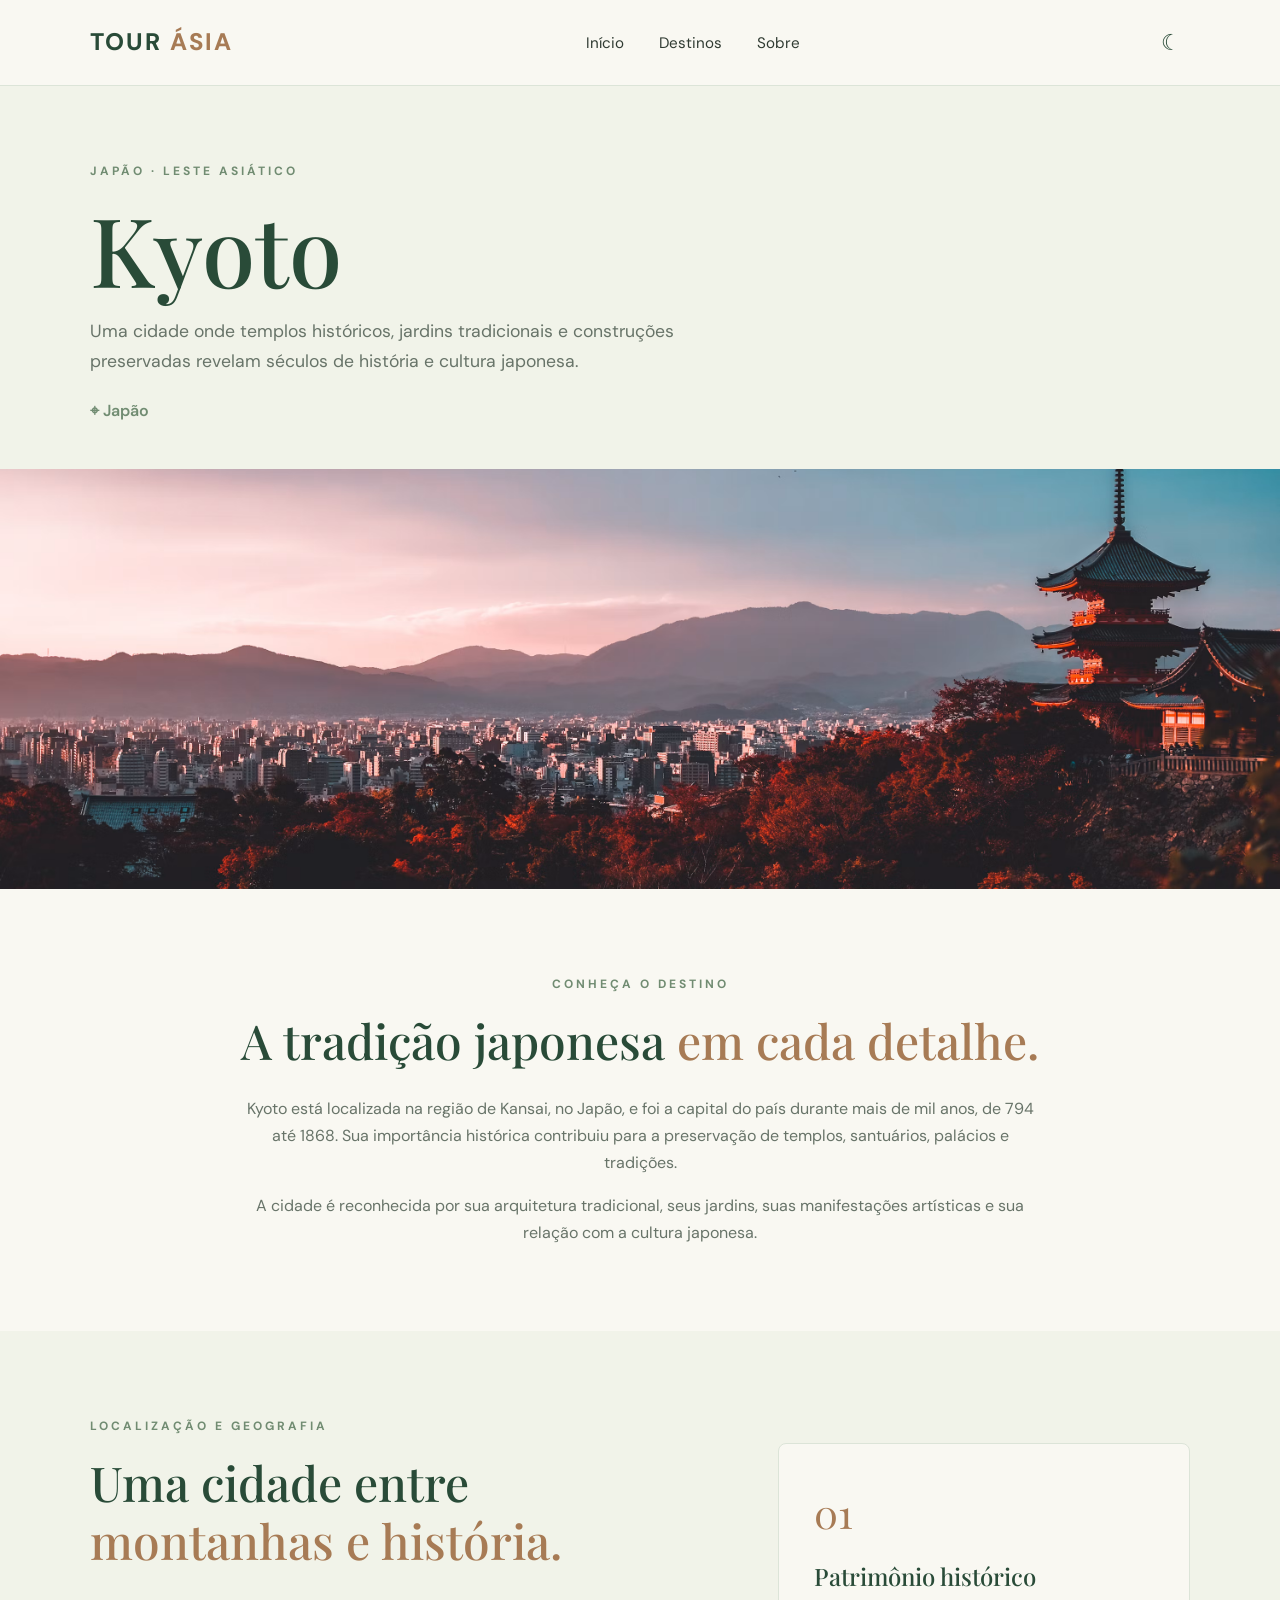
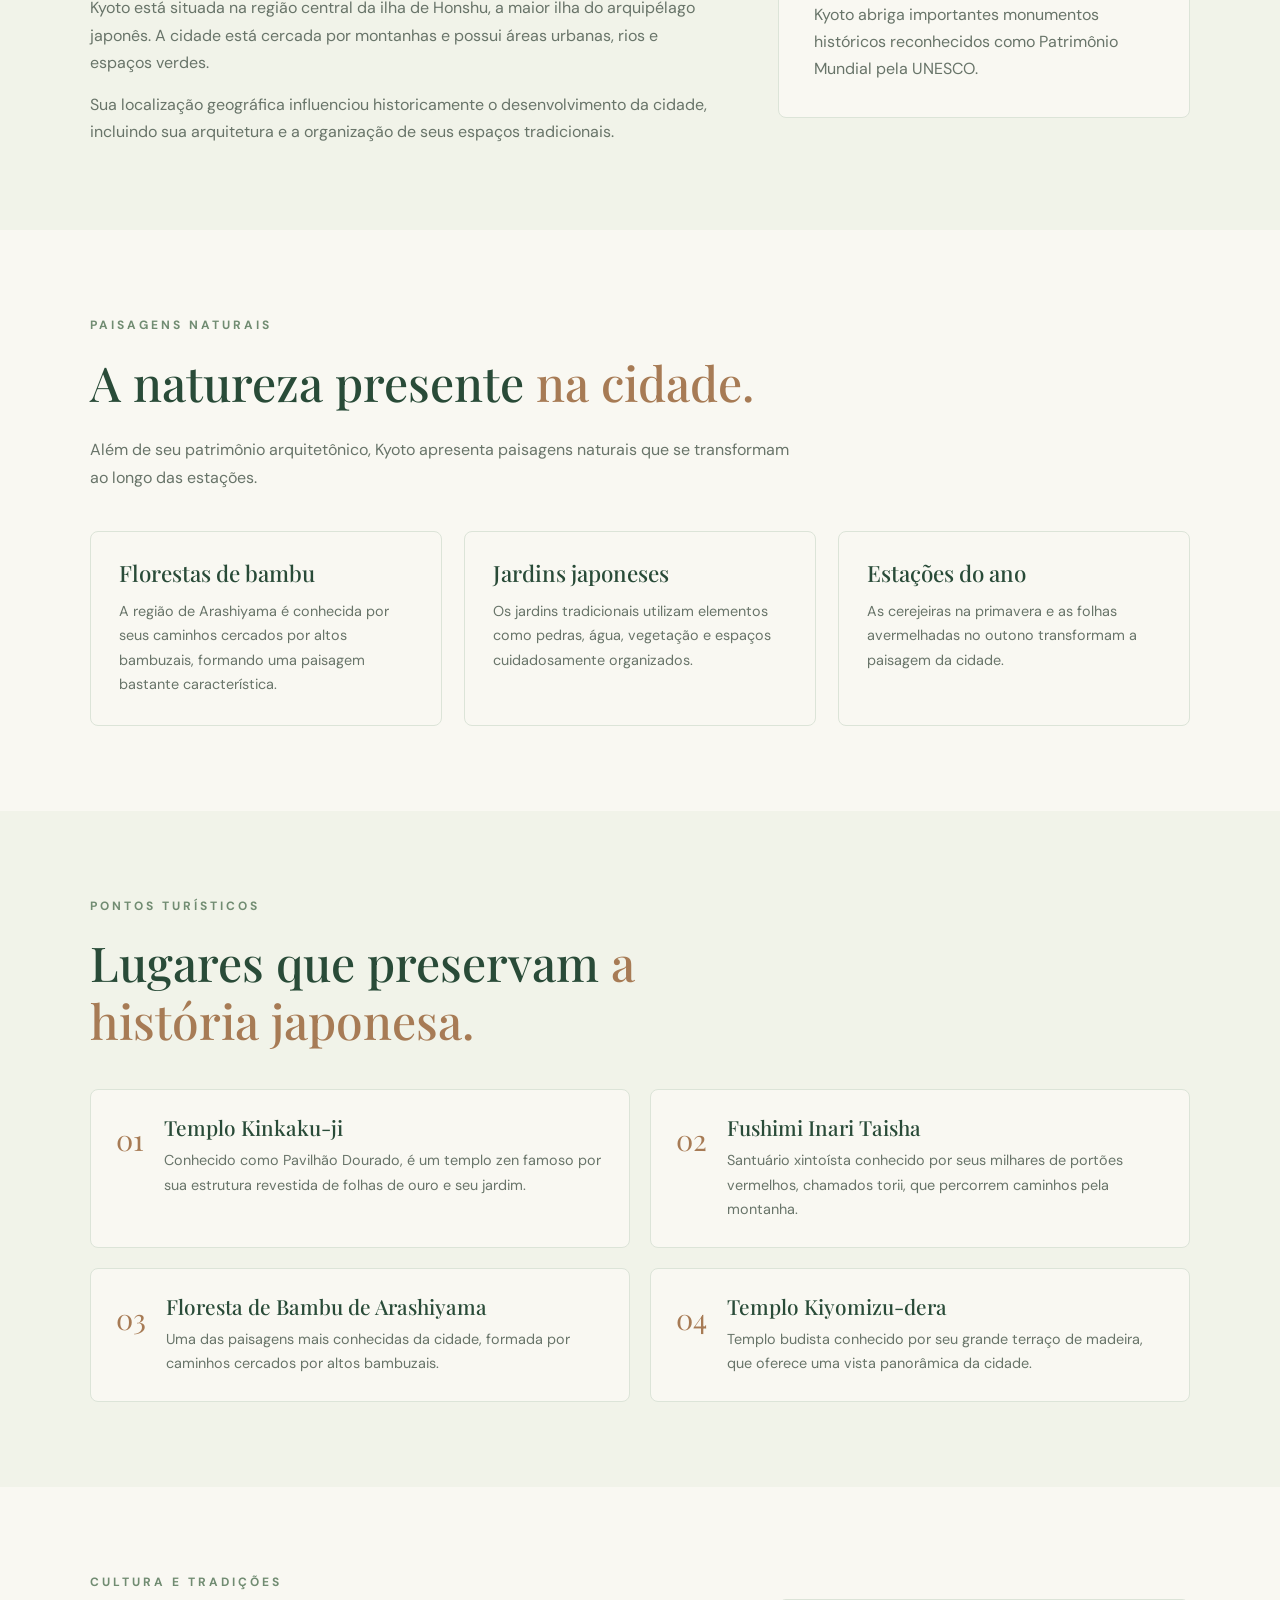
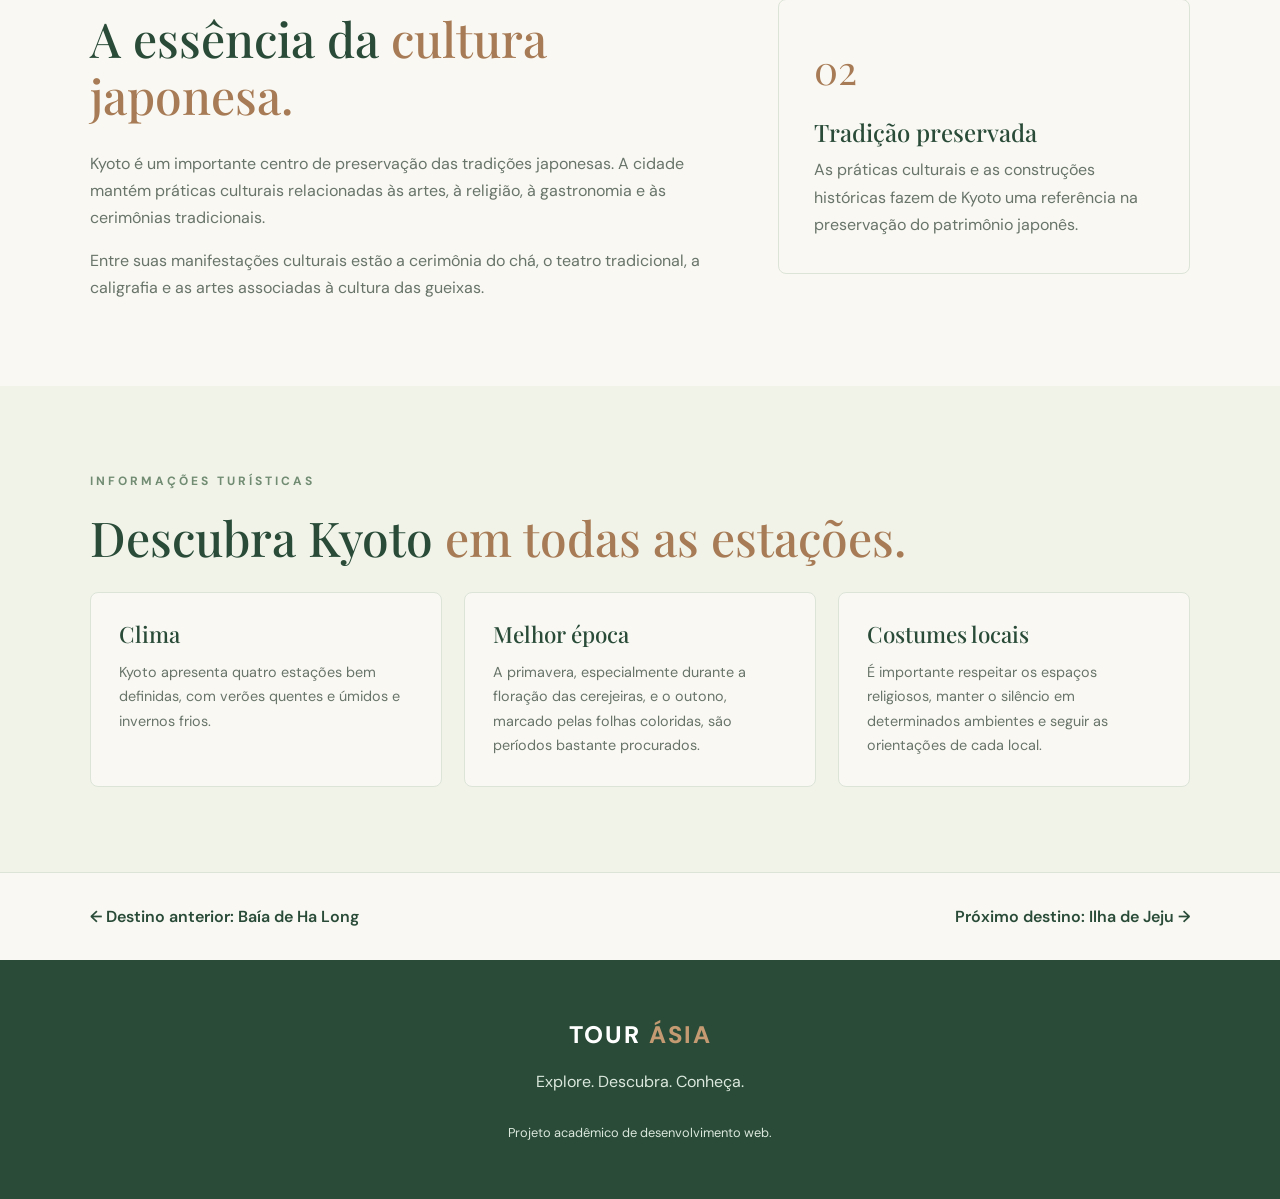
<file: destinos/kyoto.html>
<!DOCTYPE html>
<html lang="pt-BR">

<head>
    <meta charset="UTF-8">
    <meta name="viewport" content="width=device-width, initial-scale=1.0">
    <meta name="description" content="Conheça Kyoto, no Japão, seus templos históricos, jardins tradicionais e patrimônio cultural.">
    <meta name="theme-color" content="#284B38">

    <title>Kyoto | TOURÁSIA</title>

    <link rel="preconnect" href="https://fonts.googleapis.com">
    <link rel="preconnect" href="https://fonts.gstatic.com" crossorigin>

    <link href="https://fonts.googleapis.com/css2?family=DM+Sans:wght@400;500;600;700&family=Playfair+Display:wght@400;500;600;700&display=swap" rel="stylesheet">

    <link rel="stylesheet" href="../css/style.css">

    <script src="../js/script.js" defer></script>

</head>

<body>

    <!-- Cabeçalho e navegação -->
    <header class="header">
        <div class="container header__content">

            <a href="../index.html" class="logo" aria-label="Tourásia - Página inicial">
                TOUR <span>ÁSIA</span>
            </a>

            <nav class="navigation" aria-label="Navegação principal">
                <ul>
                    <li><a href="../index.html#inicio">Início</a></li>
                    <li><a href="../index.html#destinos">Destinos</a></li>
                    <li><a href="../index.html#sobre">Sobre</a></li>
                </ul>
            </nav>

            <!-- Botão para alternar o tema -->
            <button
                class="theme-toggle"
                id="theme-toggle"
                type="button"
                aria-label="Ativar tema escuro"
                aria-pressed="false"
            >
                ☾
            </button>

        </div>
    </header>

    <main>

        <!-- Apresentação de Kyoto -->
        <section class="destination-hero">

            <div class="container destination-hero__content">

                <p class="section-label">
                    JAPÃO · LESTE ASIÁTICO
                </p>

                <h1>Kyoto</h1>

                <p class="destination-hero__description">
                    Uma cidade onde templos históricos, jardins
                    tradicionais e construções preservadas revelam
                    séculos de história e cultura japonesa.
                </p>

                <p class="destination-hero__location">
                    <span aria-hidden="true">⌖</span> Japão
                </p>

            </div>

            <img
                src="../assets/images/kyoto.jpg"
                alt="Templo tradicional cercado por natureza em Kyoto"
                class="destination-hero__image"
            >

        </section>


        <!-- Introdução -->
        <section class="destination-section">

            <div class="container destination-introduction">

                <p class="section-label">CONHEÇA O DESTINO</p>

                <h2>
                    A tradição japonesa
                    <span>em cada detalhe.</span>
                </h2>

                <p>
                    Kyoto está localizada na região de Kansai, no
                    Japão, e foi a capital do país durante mais de
                    mil anos, de 794 até 1868. Sua importância
                    histórica contribuiu para a preservação de
                    templos, santuários, palácios e tradições.
                </p>

                <p>
                    A cidade é reconhecida por sua arquitetura
                    tradicional, seus jardins, suas manifestações
                    artísticas e sua relação com a cultura japonesa.
                </p>

            </div>

        </section>


        <!-- Localização e geografia -->
        <section class="destination-section destination-section--alternate">

            <div class="container destination-information">

                <div class="destination-information__text">

                    <p class="section-label">LOCALIZAÇÃO E GEOGRAFIA</p>

                    <h2>
                        Uma cidade entre
                        <span>montanhas e história.</span>
                    </h2>

                    <p>
                        Kyoto está situada na região central da ilha
                        de Honshu, a maior ilha do arquipélago japonês.
                        A cidade está cercada por montanhas e possui
                        áreas urbanas, rios e espaços verdes.
                    </p>

                    <p>
                        Sua localização geográfica influenciou
                        historicamente o desenvolvimento da cidade,
                        incluindo sua arquitetura e a organização
                        de seus espaços tradicionais.
                    </p>

                </div>

                <div class="destination-information__highlight">

                    <span class="destination-information__number">
                        01
                    </span>

                    <h3>Patrimônio histórico</h3>

                    <p>
                        Kyoto abriga importantes monumentos
                        históricos reconhecidos como Patrimônio
                        Mundial pela UNESCO.
                    </p>

                </div>

            </div>

        </section>


        <!-- Características naturais -->
        <section class="destination-section">

            <div class="container">

                <div class="destination-section__heading">

                    <p class="section-label">PAISAGENS NATURAIS</p>

                    <h2>
                        A natureza presente
                        <span>na cidade.</span>
                    </h2>

                    <p>
                        Além de seu patrimônio arquitetônico,
                        Kyoto apresenta paisagens naturais que
                        se transformam ao longo das estações.
                    </p>

                </div>

                <div class="destination-topics">

                    <article class="destination-topic">

                        <h3>Florestas de bambu</h3>

                        <p>
                            A região de Arashiyama é conhecida
                            por seus caminhos cercados por
                            altos bambuzais, formando uma
                            paisagem bastante característica.
                        </p>

                    </article>

                    <article class="destination-topic">

                        <h3>Jardins japoneses</h3>

                        <p>
                            Os jardins tradicionais utilizam
                            elementos como pedras, água,
                            vegetação e espaços cuidadosamente
                            organizados.
                        </p>

                    </article>

                    <article class="destination-topic">

                        <h3>Estações do ano</h3>

                        <p>
                            As cerejeiras na primavera e as
                            folhas avermelhadas no outono
                            transformam a paisagem da cidade.
                        </p>

                    </article>

                </div>

            </div>

        </section>


        <!-- Principais atrações -->
        <section class="destination-section destination-section--alternate">

            <div class="container">

                <div class="destination-section__heading">

                    <p class="section-label">PONTOS TURÍSTICOS</p>

                    <h2>
                        Lugares que preservam
                        <span>a história japonesa.</span>
                    </h2>

                </div>

                <div class="destination-attractions">

                    <article class="destination-attraction">

                        <span>01</span>

                        <div>
                            <h3>Templo Kinkaku-ji</h3>

                            <p>
                                Conhecido como Pavilhão Dourado,
                                é um templo zen famoso por sua
                                estrutura revestida de folhas
                                de ouro e seu jardim.
                            </p>
                        </div>

                    </article>

                    <article class="destination-attraction">

                        <span>02</span>

                        <div>
                            <h3>Fushimi Inari Taisha</h3>

                            <p>
                                Santuário xintoísta conhecido
                                por seus milhares de portões
                                vermelhos, chamados torii,
                                que percorrem caminhos pela
                                montanha.
                            </p>
                        </div>

                    </article>

                    <article class="destination-attraction">

                        <span>03</span>

                        <div>
                            <h3>Floresta de Bambu de Arashiyama</h3>

                            <p>
                                Uma das paisagens mais conhecidas
                                da cidade, formada por caminhos
                                cercados por altos bambuzais.
                            </p>
                        </div>

                    </article>

                    <article class="destination-attraction">

                        <span>04</span>

                        <div>
                            <h3>Templo Kiyomizu-dera</h3>

                            <p>
                                Templo budista conhecido por
                                seu grande terraço de madeira,
                                que oferece uma vista panorâmica
                                da cidade.
                            </p>
                        </div>

                    </article>

                </div>

            </div>

        </section>


        <!-- Cultura e tradições -->
        <section class="destination-section">

            <div class="container destination-information">

                <div class="destination-information__text">

                    <p class="section-label">CULTURA E TRADIÇÕES</p>

                    <h2>
                        A essência da
                        <span>cultura japonesa.</span>
                    </h2>

                    <p>
                        Kyoto é um importante centro de preservação
                        das tradições japonesas. A cidade mantém
                        práticas culturais relacionadas às artes,
                        à religião, à gastronomia e às cerimônias
                        tradicionais.
                    </p>

                    <p>
                        Entre suas manifestações culturais estão
                        a cerimônia do chá, o teatro tradicional,
                        a caligrafia e as artes associadas à
                        cultura das gueixas.
                    </p>

                </div>

                <div class="destination-information__highlight">

                    <span class="destination-information__number">
                        02
                    </span>

                    <h3>Tradição preservada</h3>

                    <p>
                        As práticas culturais e as construções
                        históricas fazem de Kyoto uma referência
                        na preservação do patrimônio japonês.
                    </p>

                </div>

            </div>

        </section>


        <!-- Informações turísticas -->
        <section class="destination-section destination-section--alternate">

            <div class="container destination-tourism">

                <p class="section-label">INFORMAÇÕES TURÍSTICAS</p>

                <h2>
                    Descubra Kyoto
                    <span>em todas as estações.</span>
                </h2>

                <div class="destination-topics">

                    <article class="destination-topic">

                        <h3>Clima</h3>

                        <p>
                            Kyoto apresenta quatro estações
                            bem definidas, com verões quentes
                            e úmidos e invernos frios.
                        </p>

                    </article>

                    <article class="destination-topic">

                        <h3>Melhor época</h3>

                        <p>
                            A primavera, especialmente durante
                            a floração das cerejeiras, e o outono,
                            marcado pelas folhas coloridas,
                            são períodos bastante procurados.
                        </p>

                    </article>

                    <article class="destination-topic">

                        <h3>Costumes locais</h3>

                        <p>
                            É importante respeitar os espaços
                            religiosos, manter o silêncio em
                            determinados ambientes e seguir
                            as orientações de cada local.
                        </p>

                    </article>

                </div>

            </div>

        </section>


        <!-- Navegação entre destinos -->
        <section class="destination-navigation">

            <div class="container destination-navigation__content">

                <a href="ha-long.html">
                    ← Destino anterior: Baía de Ha Long
                </a>

                <a href="jeju.html">
                    Próximo destino: Ilha de Jeju →
                </a>

            </div>

        </section>

    </main>


    <!-- Rodapé -->
    <footer class="footer">

        <div class="container footer__content">

            <a href="../index.html" class="logo logo--footer">
                TOUR <span>ÁSIA</span>
            </a>

            <p>
                Explore. Descubra. Conheça.
            </p>

            <p class="footer__copyright">
                Projeto acadêmico de desenvolvimento web.
            </p>

        </div>

    </footer>

</body>
</html>
</file>
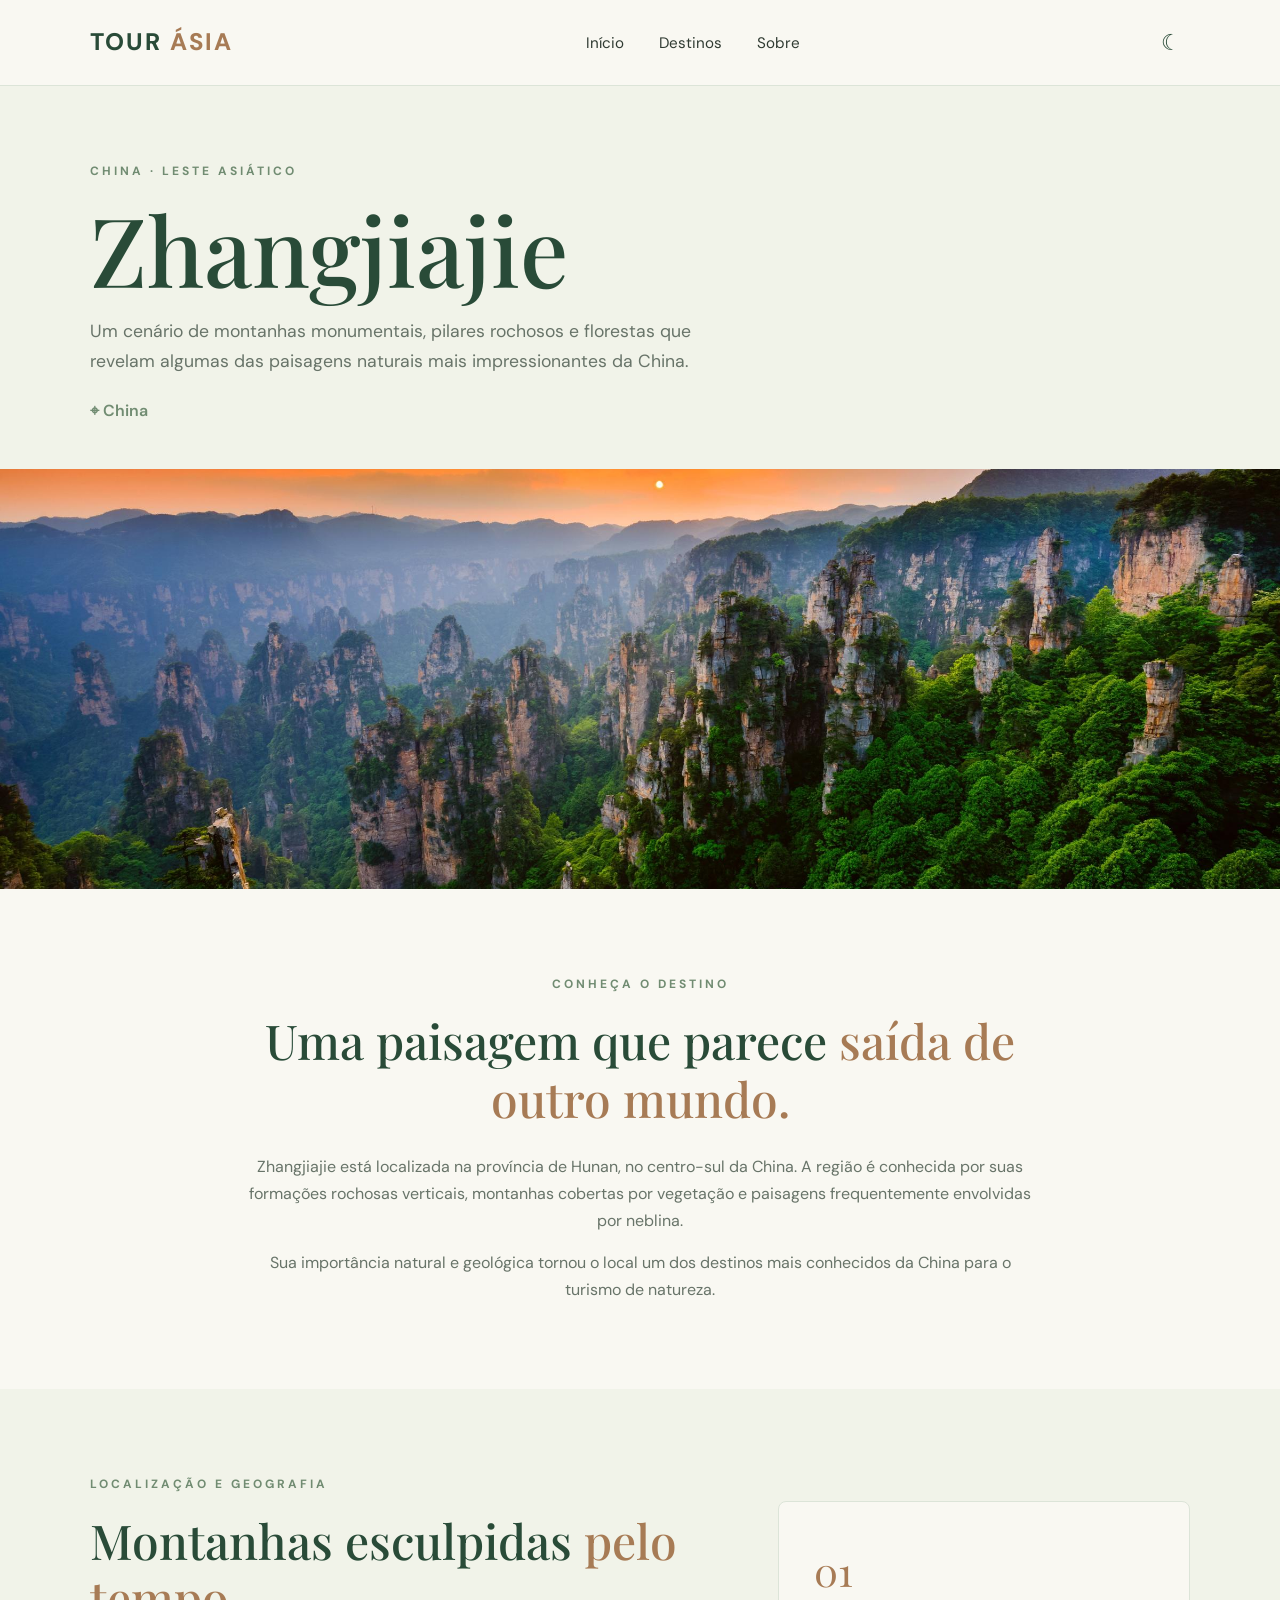
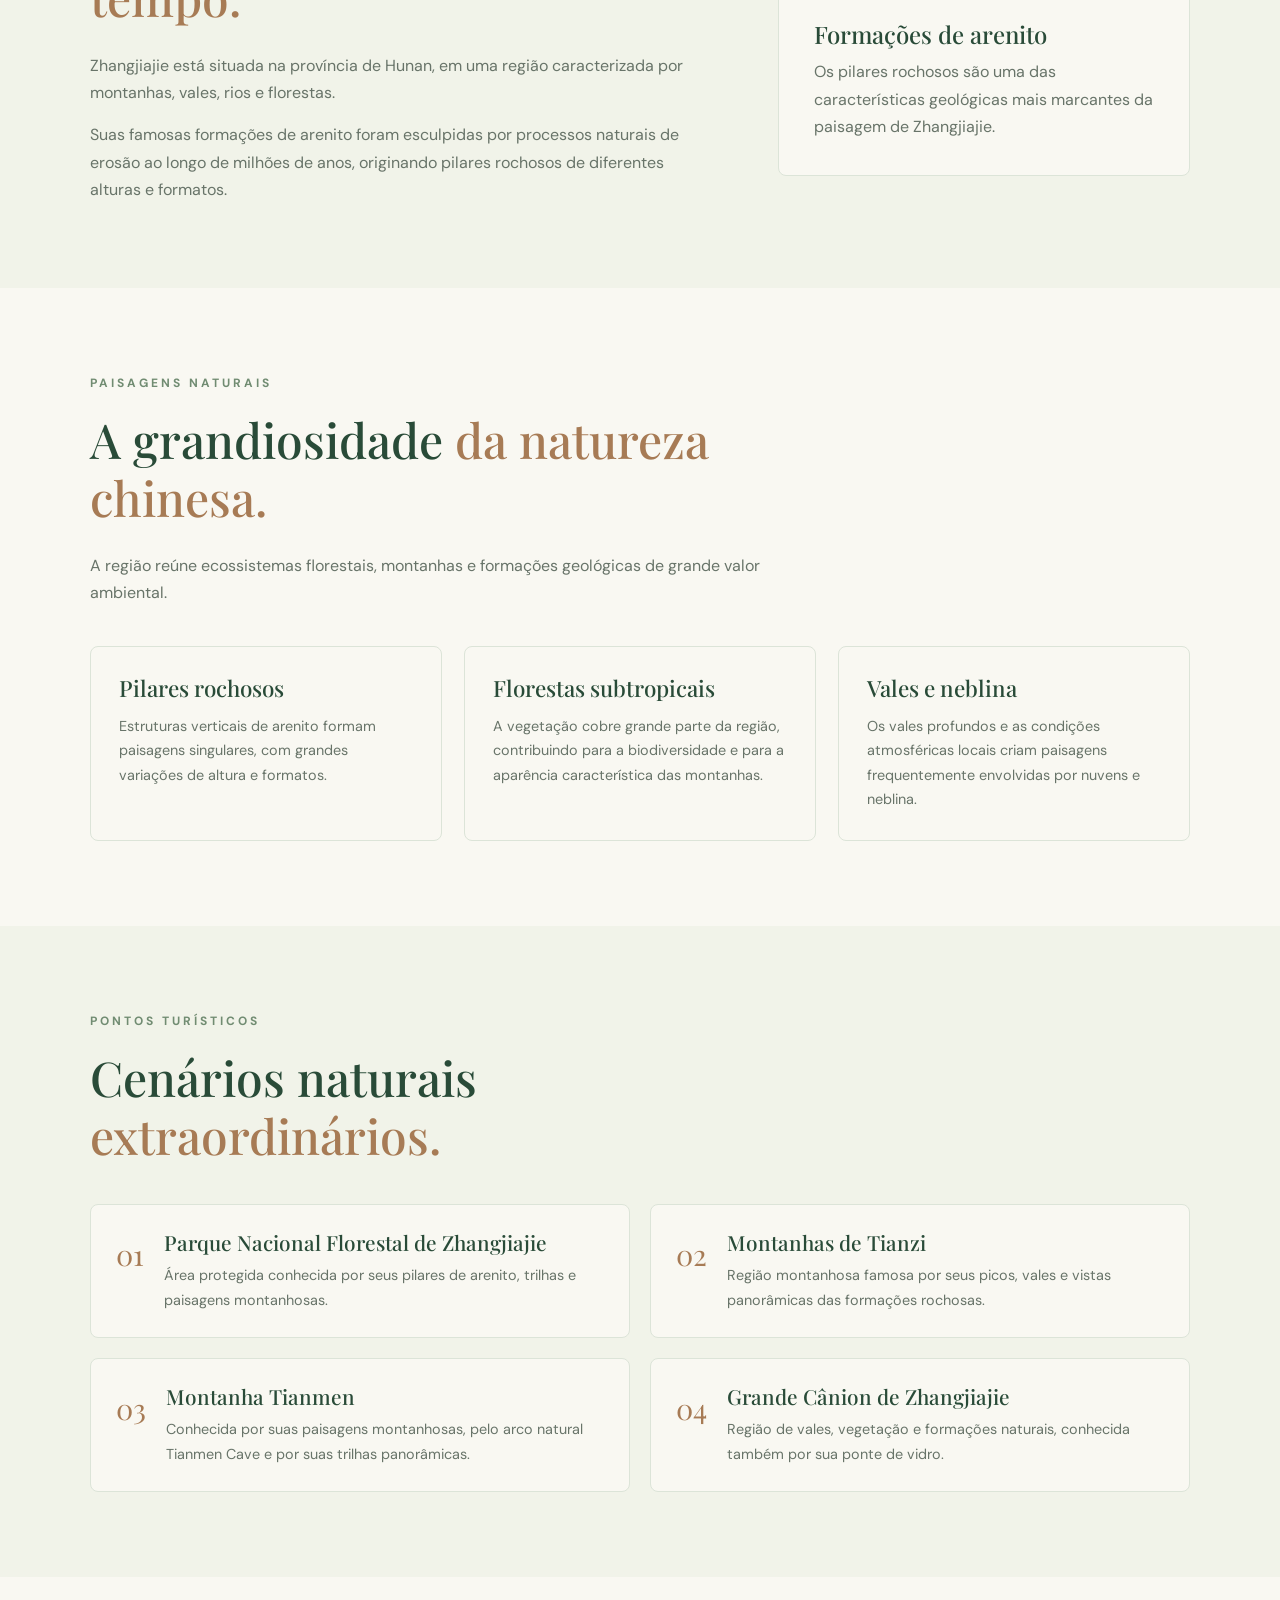
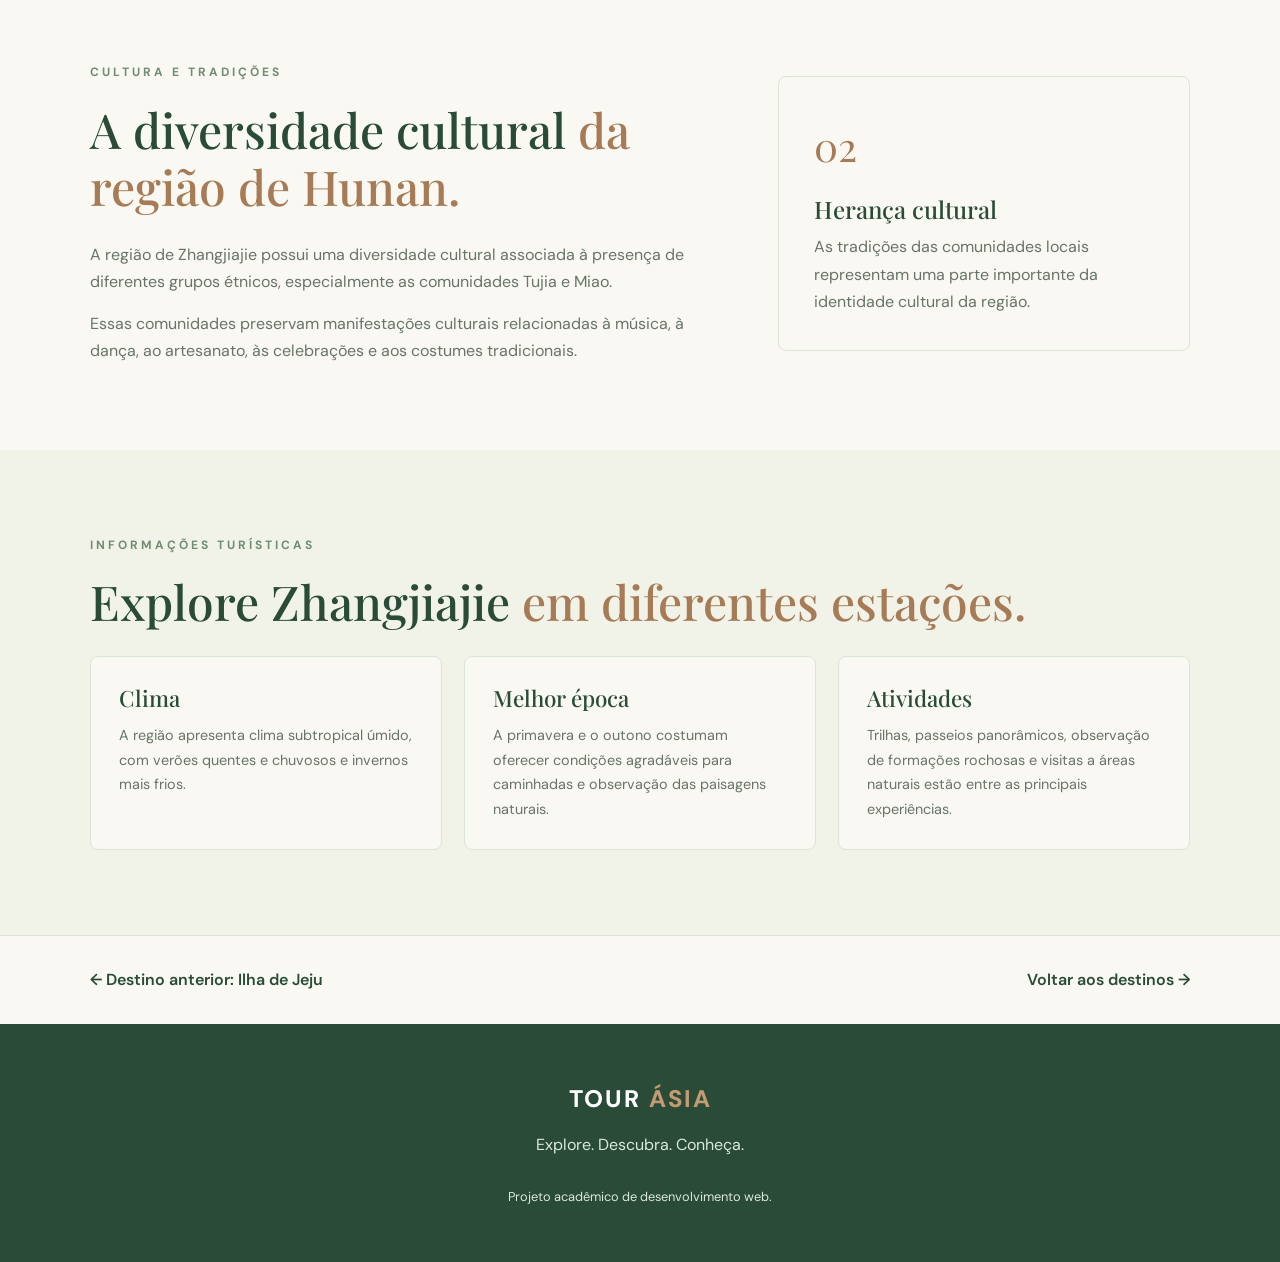
<file: destinos/zhangjiajie.html>
<!DOCTYPE html>
<html lang="pt-BR">

<head>
    <meta charset="UTF-8">
    <meta name="viewport" content="width=device-width, initial-scale=1.0">
    <meta name="description" content="Conheça Zhangjiajie, na China, suas montanhas de arenito, florestas e paisagens naturais impressionantes.">
    <meta name="theme-color" content="#284B38">

    <title>Zhangjiajie | TOURÁSIA</title>

    <link rel="preconnect" href="https://fonts.googleapis.com">
    <link rel="preconnect" href="https://fonts.gstatic.com" crossorigin>

    <link href="https://fonts.googleapis.com/css2?family=DM+Sans:wght@400;500;600;700&family=Playfair+Display:wght@400;500;600;700&display=swap" rel="stylesheet">

    <link rel="stylesheet" href="../css/style.css">

    <script src="../js/script.js" defer></script>

</head>

<body>

    <!-- Cabeçalho e navegação -->
    <header class="header">
        <div class="container header__content">

            <a href="../index.html" class="logo" aria-label="Tourásia - Página inicial">
                TOUR <span>ÁSIA</span>
            </a>

            <nav class="navigation" aria-label="Navegação principal">
                <ul>
                    <li><a href="../index.html#inicio">Início</a></li>
                    <li><a href="../index.html#destinos">Destinos</a></li>
                    <li><a href="../index.html#sobre">Sobre</a></li>
                </ul>
            </nav>

            <!-- Botão para alternar o tema -->
            <button
                class="theme-toggle"
                id="theme-toggle"
                type="button"
                aria-label="Ativar tema escuro"
                aria-pressed="false"
            >
                ☾
            </button>

        </div>
    </header>

    <main>

        <!-- Apresentação de Zhangjiajie -->
        <section class="destination-hero">

            <div class="container destination-hero__content">

                <p class="section-label">
                    CHINA · LESTE ASIÁTICO
                </p>

                <h1>Zhangjiajie</h1>

                <p class="destination-hero__description">
                    Um cenário de montanhas monumentais, pilares
                    rochosos e florestas que revelam algumas das
                    paisagens naturais mais impressionantes da China.
                </p>

                <p class="destination-hero__location">
                    <span aria-hidden="true">⌖</span> China
                </p>

            </div>

            <img
                src="../assets/images/zhangjiajie.jpg"
                alt="Montanhas de arenito de Zhangjiajie, na China"
                class="destination-hero__image"
            >

        </section>


        <!-- Introdução -->
        <section class="destination-section">

            <div class="container destination-introduction">

                <p class="section-label">CONHEÇA O DESTINO</p>

                <h2>
                    Uma paisagem que parece
                    <span>saída de outro mundo.</span>
                </h2>

                <p>
                    Zhangjiajie está localizada na província de
                    Hunan, no centro-sul da China. A região é
                    conhecida por suas formações rochosas verticais,
                    montanhas cobertas por vegetação e paisagens
                    frequentemente envolvidas por neblina.
                </p>

                <p>
                    Sua importância natural e geológica tornou
                    o local um dos destinos mais conhecidos
                    da China para o turismo de natureza.
                </p>

            </div>

        </section>


        <!-- Localização e geografia -->
        <section class="destination-section destination-section--alternate">

            <div class="container destination-information">

                <div class="destination-information__text">

                    <p class="section-label">LOCALIZAÇÃO E GEOGRAFIA</p>

                    <h2>
                        Montanhas esculpidas
                        <span>pelo tempo.</span>
                    </h2>

                    <p>
                        Zhangjiajie está situada na província de
                        Hunan, em uma região caracterizada por
                        montanhas, vales, rios e florestas.
                    </p>

                    <p>
                        Suas famosas formações de arenito foram
                        esculpidas por processos naturais de
                        erosão ao longo de milhões de anos,
                        originando pilares rochosos de diferentes
                        alturas e formatos.
                    </p>

                </div>

                <div class="destination-information__highlight">

                    <span class="destination-information__number">
                        01
                    </span>

                    <h3>Formações de arenito</h3>

                    <p>
                        Os pilares rochosos são uma das
                        características geológicas mais
                        marcantes da paisagem de Zhangjiajie.
                    </p>

                </div>

            </div>

        </section>


        <!-- Características naturais -->
        <section class="destination-section">

            <div class="container">

                <div class="destination-section__heading">

                    <p class="section-label">PAISAGENS NATURAIS</p>

                    <h2>
                        A grandiosidade
                        <span>da natureza chinesa.</span>
                    </h2>

                    <p>
                        A região reúne ecossistemas florestais,
                        montanhas e formações geológicas
                        de grande valor ambiental.
                    </p>

                </div>

                <div class="destination-topics">

                    <article class="destination-topic">

                        <h3>Pilares rochosos</h3>

                        <p>
                            Estruturas verticais de arenito
                            formam paisagens singulares,
                            com grandes variações de altura
                            e formatos.
                        </p>

                    </article>

                    <article class="destination-topic">

                        <h3>Florestas subtropicais</h3>

                        <p>
                            A vegetação cobre grande parte
                            da região, contribuindo para a
                            biodiversidade e para a aparência
                            característica das montanhas.
                        </p>

                    </article>

                    <article class="destination-topic">

                        <h3>Vales e neblina</h3>

                        <p>
                            Os vales profundos e as condições
                            atmosféricas locais criam paisagens
                            frequentemente envolvidas por nuvens
                            e neblina.
                        </p>

                    </article>

                </div>

            </div>

        </section>


        <!-- Principais atrações -->
        <section class="destination-section destination-section--alternate">

            <div class="container">

                <div class="destination-section__heading">

                    <p class="section-label">PONTOS TURÍSTICOS</p>

                    <h2>
                        Cenários naturais
                        <span>extraordinários.</span>
                    </h2>

                </div>

                <div class="destination-attractions">

                    <article class="destination-attraction">

                        <span>01</span>

                        <div>
                            <h3>Parque Nacional Florestal de Zhangjiajie</h3>

                            <p>
                                Área protegida conhecida por seus
                                pilares de arenito, trilhas e
                                paisagens montanhosas.
                            </p>
                        </div>

                    </article>

                    <article class="destination-attraction">

                        <span>02</span>

                        <div>
                            <h3>Montanhas de Tianzi</h3>

                            <p>
                                Região montanhosa famosa por
                                seus picos, vales e vistas
                                panorâmicas das formações rochosas.
                            </p>
                        </div>

                    </article>

                    <article class="destination-attraction">

                        <span>03</span>

                        <div>
                            <h3>Montanha Tianmen</h3>

                            <p>
                                Conhecida por suas paisagens
                                montanhosas, pelo arco natural
                                Tianmen Cave e por suas trilhas
                                panorâmicas.
                            </p>
                        </div>

                    </article>

                    <article class="destination-attraction">

                        <span>04</span>

                        <div>
                            <h3>Grande Cânion de Zhangjiajie</h3>

                            <p>
                                Região de vales, vegetação e
                                formações naturais, conhecida
                                também por sua ponte de vidro.
                            </p>
                        </div>

                    </article>

                </div>

            </div>

        </section>


        <!-- Cultura e tradições -->
        <section class="destination-section">

            <div class="container destination-information">

                <div class="destination-information__text">

                    <p class="section-label">CULTURA E TRADIÇÕES</p>

                    <h2>
                        A diversidade cultural
                        <span>da região de Hunan.</span>
                    </h2>

                    <p>
                        A região de Zhangjiajie possui uma
                        diversidade cultural associada à
                        presença de diferentes grupos étnicos,
                        especialmente as comunidades Tujia
                        e Miao.
                    </p>

                    <p>
                        Essas comunidades preservam manifestações
                        culturais relacionadas à música, à dança,
                        ao artesanato, às celebrações e aos
                        costumes tradicionais.
                    </p>

                </div>

                <div class="destination-information__highlight">

                    <span class="destination-information__number">
                        02
                    </span>

                    <h3>Herança cultural</h3>

                    <p>
                        As tradições das comunidades locais
                        representam uma parte importante da
                        identidade cultural da região.
                    </p>

                </div>

            </div>

        </section>


        <!-- Informações turísticas -->
        <section class="destination-section destination-section--alternate">

            <div class="container destination-tourism">

                <p class="section-label">INFORMAÇÕES TURÍSTICAS</p>

                <h2>
                    Explore Zhangjiajie
                    <span>em diferentes estações.</span>
                </h2>

                <div class="destination-topics">

                    <article class="destination-topic">

                        <h3>Clima</h3>

                        <p>
                            A região apresenta clima subtropical
                            úmido, com verões quentes e chuvosos
                            e invernos mais frios.
                        </p>

                    </article>

                    <article class="destination-topic">

                        <h3>Melhor época</h3>

                        <p>
                            A primavera e o outono costumam
                            oferecer condições agradáveis
                            para caminhadas e observação
                            das paisagens naturais.
                        </p>

                    </article>

                    <article class="destination-topic">

                        <h3>Atividades</h3>

                        <p>
                            Trilhas, passeios panorâmicos,
                            observação de formações rochosas
                            e visitas a áreas naturais estão
                            entre as principais experiências.
                        </p>

                    </article>

                </div>

            </div>

        </section>


        <!-- Navegação entre destinos -->
        <section class="destination-navigation">

            <div class="container destination-navigation__content">

                <a href="jeju.html">
                    ← Destino anterior: Ilha de Jeju
                </a>

                <a href="../index.html#destinos">
                    Voltar aos destinos →
                </a>

            </div>

        </section>

    </main>


    <!-- Rodapé -->
    <footer class="footer">

        <div class="container footer__content">

            <a href="../index.html" class="logo logo--footer">
                TOUR <span>ÁSIA</span>
            </a>

            <p>
                Explore. Descubra. Conheça.
            </p>

            <p class="footer__copyright">
                Projeto acadêmico de desenvolvimento web.
            </p>

        </div>

    </footer>

</body>
</html>
</file>
<file: css/style.css>
/* =========================================
   1. VARIÁVEIS E CONFIGURAÇÕES GERAIS
========================================= */



:root {

    /* Identidade visual - tons de verde */
    --color-primary: #294B38;
    --color-primary-light: #718C72;
    --color-green-light: #A8B99B;

    /* Cores complementares */
    --color-secondary: #A77B55;
    --color-accent: #C49A72;

    /* Fundos */
    --color-background: #F9F8F2;
    --color-surface: #F1F3E9;

    /* Textos */
    --color-text: #303B32;
    --color-text-light: #687469;
    --color-white: #FFFFFF;

    /* Bordas */
    --color-border: #DCE4D8;

    /* Tipografia */
    --font-heading: 'Playfair Display', Georgia, serif;
    --font-main: 'DM Sans', Arial, sans-serif;

    /* Layout */
    --container-width: 1100px;
}



* {
    margin: 0;
    padding: 0;
    box-sizing: border-box;
}

html {
    scroll-behavior: smooth;
}

body {
    font-family: var(--font-main);
    line-height: 1.7;
    color: var(--color-text);
    background-color: var(--color-background);
}
/* Tipografia dos títulos */

h1,
h2,
h3 {
    font-family: var(--font-heading);
    font-weight: 500;
    line-height: 1.2;
}
a {
    color: inherit;
    text-decoration: none;
}

.container {
    width: min(90%, var(--container-width));
    margin: 0 auto;
}


/* =========================================
   2. CABEÇALHO E NAVEGAÇÃO
========================================= */

.header {
    background-color: var(--color-background);
    border-bottom: 1px solid var(--color-border);
}

.header__content {
    min-height: 85px;
    display: flex;
    justify-content: space-between;
    align-items: center;
    gap: 30px;
}

.logo {
    color: var(--color-primary);
    font-size: 1.5rem;
    font-weight: 800;
    letter-spacing: 2px;
}

.logo span {
    color: var(--color-secondary);
}

.navigation ul {
    display: flex;
    align-items: center;
    gap: 35px;
    list-style: none;
}

.navigation a {
    color: var(--color-text);
    font-size: 0.95rem;
    position: relative;
    transition: color 0.3s ease;
}

.navigation a::after {
    content: "";
    position: absolute;
    left: 0;
    bottom: -6px;
    width: 0;
    height: 2px;
    background-color: var(--color-primary-light);
    transition: width 0.3s ease;
}

.navigation a:hover {
    color: var(--color-primary);
}

.navigation a:hover::after {
    width: 100%;
}

.navigation a:focus-visible,
.logo:focus-visible {
    outline: 2px solid var(--color-primary-light);
    outline-offset: 5px;
    border-radius: 2px;
}

/* =========================================
   3. APRESENTAÇÃO PRINCIPAL
========================================= */

.hero {
    min-height: 540px;
    display: flex;
    align-items: center;
    position: relative;
    overflow: hidden;

    background:
        radial-gradient(
            circle at 85% 35%,
            #A8B99B 0%,
            transparent 38%
        ),
        linear-gradient(
            120deg,
            #E5EDDF,
            #D5E2D1
        );
}

.hero__content {
    position: relative;
    z-index: 1;
    padding-top: 90px;
    padding-bottom: 90px;
}

.hero__eyebrow,
.section-label {
    color: var(--color-primary-light);
    font-size: 0.75rem;
    font-weight: 700;
    letter-spacing: 3px;
}

.hero h1 {
    max-width: 650px;
    margin: 20px 0;

    color: var(--color-primary);
    font-size: clamp(2.8rem, 6vw, 5rem);
    line-height: 1.1;
    letter-spacing: -2px;
}

.hero h1 span {
    display: block;
    color: var(--color-primary-light);
}

.hero__description {
    max-width: 480px;
    margin-bottom: 30px;

    color: var(--color-text-light);
    font-size: 1.1rem;
}

.button {
    display: inline-flex;
    align-items: center;
    gap: 15px;

    padding: 14px 24px;
    border-radius: 4px;

    color: var(--color-white);
    background-color: var(--color-primary);

    font-size: 0.9rem;
    font-weight: 600;

    transition:
        background-color 0.3s ease,
        transform 0.3s ease,
        box-shadow 0.3s ease;
}

.button:hover {
    background-color: var(--color-primary-light);
    transform: translateY(-2px);
    box-shadow: 0 5px 15px rgba(41, 75, 56, 0.15);
}

.hero__decoration {
    position: absolute;
    right: 5%;
    bottom: 35px;

    color: var(--color-primary-light);
    font-size: 0.7rem;
    font-weight: 700;
    letter-spacing: 3px;
    opacity: 0.7;
}

@media (max-width: 600px) {
    .hero {
        min-height: 500px;
    }

    .hero__content {
        padding-top: 70px;
        padding-bottom: 70px;
    }

    .hero h1 {
        font-size: clamp(2.6rem, 12vw, 3.8rem);
        letter-spacing: -1.5px;
    }

    .hero__description {
        font-size: 1rem;
    }

    .hero__decoration {
        display: none;
    }
}

.button:focus-visible {
    outline: 3px solid var(--color-primary-light);
    outline-offset: 4px;
}

.button:active {
    transform: translateY(0);
}


/* =========================================
   4. INTRODUÇÃO
========================================= */

.introduction {
    padding: 100px 0;
}

.introduction__content {
    max-width: 760px;
    text-align: center;
}

.introduction h2,
.section-heading h2 {
    margin: 18px 0;

    color: var(--color-primary);
    font-size: clamp(2rem, 4vw, 3rem);
    line-height: 1.2;
}

.introduction h2 span,
.section-heading h2 span {
    color: var(--color-secondary);
}

.introduction p:not(.section-label) {
    margin-top: 15px;
    color: var(--color-text-light);
}


/* =========================================
   5. APRESENTAÇÃO DOS DESTINOS
========================================= */

.destinations {
    padding: 90px 0;
    background-color: var(--color-surface);
}

.section-heading {
    display: flex;
    justify-content: space-between;
    align-items: end;
    gap: 40px;
    margin-bottom: 45px;
}

.section-heading h2 {
    max-width: 600px;
    margin-bottom: 0;
}

.section-heading > p {
    max-width: 280px;
    color: var(--color-text-light);
}

.destination-list {
    display: grid;
    grid-template-columns: repeat(2, 1fr);
    gap: 25px;
}

@media (max-width: 600px) {
    .introduction {
        padding: 70px 0;
    }

    .destinations {
        padding: 70px 0;
    }

    .destination-list {
        grid-template-columns: 1fr;
    }

    .section-heading {
        margin-bottom: 30px;
    }
}

/* =========================================
   6. RODAPÉ
========================================= */

.footer {
    padding: 55px 0;
    color: var(--color-white);
    background-color: var(--color-primary);
}

.footer__content {
    display: flex;
    flex-direction: column;
    align-items: center;
    gap: 12px;
    text-align: center;
}

.logo--footer {
    color: var(--color-white);
}

.logo--footer span {
    color: var(--color-accent);
}

.footer__content > p {
    color: #DCE8DD;
}

.footer__copyright {
    margin-top: 15px;
    font-size: 0.8rem;
}


/* =========================================
   7. RESPONSIVIDADE
========================================= */

@media (max-width: 700px) {

    .header__content {
        min-height: 75px;
        flex-direction: column;
        justify-content: center;
        gap: 12px;
        padding: 15px 0;
    }

    .navigation ul {
        gap: 20px;
    }

    .navigation a {
        font-size: 0.85rem;
    }

    .hero {
        min-height: 460px;
    }

    .hero__content {
        padding-top: 70px;
        padding-bottom: 70px;
    }

    .hero h1 {
        letter-spacing: -1px;
    }

    .hero__decoration {
        right: 5%;
        font-size: 0.55rem;
    }

    .introduction,
    .destinations {
        padding: 65px 0;
    }

    .section-heading {
        flex-direction: column;
        align-items: flex-start;
        gap: 15px;
    }

    .destination-list {
        grid-template-columns: 1fr;
    }

}


/* =========================================
   CARDS DOS DESTINOS
========================================= */

.destination-card {
    overflow: hidden;
    background-color: var(--color-background);
    border-radius: 8px;
    transition: transform 0.3s ease,
                box-shadow 0.3s ease;
}

.destination-card:hover {
    transform: translateY(-5px);
    box-shadow: 0 12px 28px rgba(41, 75, 56, 0.10);
}

.destination-card__image {
    display: block;
    width: 100%;
    height: 240px;
    object-fit: cover;
    object-position: center;
}

.destination-card__content {
    padding: 22px 24px 25px;
}

.destination-card__meta {
    margin-bottom: 10px;
    color: var(--color-primary-light);
    font-size: 0.7rem;
    font-weight: 700;
    letter-spacing: 1.5px;
}

.destination-card__meta span {
    padding: 0 4px;
    color: var(--color-accent);
}

.destination-card h3 {
    margin-bottom: 8px;
    color: var(--color-primary);
    font-family: var(--font-heading);
    font-size: 1.7rem;
    font-weight: 500;
}

.destination-card__description {
    color: var(--color-text-light);
    font-size: 0.9rem;
    line-height: 1.6;
}

@media (max-width: 700px) {
    .destination-list {
        grid-template-columns: 1fr;
    }
}


/* =========================================
   PESQUISA E FILTROS DOS DESTINOS
========================================= */

.destination-tools {
    display: flex;
    flex-direction: column;
    gap: 22px;
    margin-bottom: 35px;
}

.search-box input {
    width: 100%;
    padding: 16px 20px;

    border: 1px solid var(--color-border);
    border-radius: 6px;

    color: var(--color-text);
    background-color: var(--color-background);

    font-family: var(--font-main);
    font-size: 0.95rem;

    outline: none;
    transition: border-color 0.3s ease,
                box-shadow 0.3s ease;
}

.search-box input:focus {
    border-color: var(--color-primary-light);
    box-shadow: 0 0 0 3px rgba(113, 140, 114, 0.15);
}

.search-box input::placeholder {
    color: var(--color-text-light);
}

.destination-filters {
    display: flex;
    flex-wrap: wrap;
    gap: 12px;
}

.filter-button {
    padding: 9px 20px;

    border: 1px solid var(--color-border);
    border-radius: 30px;

    color: var(--color-primary);
    background-color: transparent;

    font-family: var(--font-main);
    font-size: 0.85rem;
    font-weight: 600;

    cursor: pointer;

    transition: all 0.3s ease;
}

.filter-button:hover {
    border-color: var(--color-primary-light);
    background-color: var(--color-surface);
}

.filter-button.active {
    color: var(--color-white);
    border-color: var(--color-primary);
    background-color: var(--color-primary);
}

.filter-button:focus-visible {
    outline: 2px solid var(--color-primary-light);
    outline-offset: 4px;
}

.search-feedback {
    margin: 10px 0 25px;
    color: var(--color-text-light);
    text-align: center;
    font-size: 0.95rem;
}

.destination-card[hidden] {
    display: none;
}

@media (max-width: 600px) {
    .destination-tools {
        gap: 18px;
    }

    .destination-filters {
        gap: 8px;
    }

    .filter-button {
        padding: 8px 15px;
    }
}


/* =========================================
   PÁGINAS INDIVIDUAIS DOS DESTINOS
========================================= */

/* Apresentação do destino */

.destination-hero {
    padding: 75px 0 0;
    background-color: var(--color-surface);
}

.destination-hero__content {
    padding-bottom: 45px;
}

.destination-hero h1 {
    margin: 15px 0;
    color: var(--color-primary);
    font-size: clamp(3.5rem, 8vw, 6rem);
    line-height: 1.1;
}

.destination-hero__description {
    max-width: 650px;
    color: var(--color-text-light);
    font-size: 1.1rem;
}

.destination-hero__location {
    margin-top: 20px;
    color: var(--color-primary-light);
    font-weight: 600;
}

.destination-hero__image {
    display: block;
    width: 100%;
    height: 420px;
    object-fit: cover;
    object-position: center;
}


/* Seções gerais */

.destination-section {
    padding: 85px 0;
}

.destination-section--alternate {
    background-color: var(--color-surface);
}

.destination-introduction {
    max-width: 800px;
    text-align: center;
}

.destination-section h2,
.destination-introduction h2 {
    margin: 18px 0 25px;
    color: var(--color-primary);
    font-size: clamp(2rem, 4vw, 3rem);
}

.destination-section h2 span,
.destination-introduction h2 span {
    color: var(--color-secondary);
}

.destination-introduction > p:not(.section-label) {
    margin-top: 15px;
    color: var(--color-text-light);
}


/* Informações e destaques */

.destination-information {
    display: grid;
    grid-template-columns: 1.5fr 1fr;
    align-items: center;
    gap: 70px;
}

.destination-information__text > p:not(.section-label) {
    margin-top: 15px;
    color: var(--color-text-light);
}

.destination-information__highlight {
    padding: 35px;
    border: 1px solid var(--color-border);
    border-radius: 8px;
    background-color: var(--color-background);
}

.destination-information__number {
    color: var(--color-secondary);
    font-family: var(--font-heading);
    font-size: 2.5rem;
}

.destination-information__highlight h3 {
    margin: 15px 0 10px;
    color: var(--color-primary);
    font-size: 1.5rem;
}

.destination-information__highlight p {
    color: var(--color-text-light);
}


/* Cabeçalhos internos */

.destination-section__heading {
    max-width: 700px;
    margin-bottom: 40px;
}

.destination-section__heading > p:not(.section-label) {
    color: var(--color-text-light);
}


/* Tópicos de informação */

.destination-topics {
    display: grid;
    grid-template-columns: repeat(3, 1fr);
    gap: 22px;
}

.destination-topic {
    padding: 28px;
    border: 1px solid var(--color-border);
    border-radius: 8px;
    background-color: var(--color-background);
}

.destination-topic h3 {
    margin-bottom: 12px;
    color: var(--color-primary);
    font-size: 1.4rem;
}

.destination-topic p {
    color: var(--color-text-light);
    font-size: 0.9rem;
}


/* Principais atrações */

.destination-attractions {
    display: grid;
    grid-template-columns: repeat(2, 1fr);
    gap: 20px;
}

.destination-attraction {
    display: flex;
    gap: 20px;
    padding: 25px;
    border: 1px solid var(--color-border);
    border-radius: 8px;
    background-color: var(--color-background);
}

.destination-attraction > span {
    color: var(--color-secondary);
    font-family: var(--font-heading);
    font-size: 1.8rem;
}

.destination-attraction h3 {
    margin-bottom: 8px;
    color: var(--color-primary);
    font-size: 1.3rem;
}

.destination-attraction p {
    color: var(--color-text-light);
    font-size: 0.9rem;
}


/* Navegação entre destinos */

.destination-navigation {
    padding: 30px 0;
    border-top: 1px solid var(--color-border);
}

.destination-navigation__content {
    display: flex;
    justify-content: space-between;
    align-items: center;
    gap: 20px;
}

.destination-navigation a {
    color: var(--color-primary);
    font-weight: 600;
    transition: color 0.3s ease;
}

.destination-navigation a:hover {
    color: var(--color-secondary);
}


/* Responsividade */

@media (max-width: 700px) {

    .destination-hero {
        padding-top: 55px;
    }

    .destination-hero__image {
        height: 280px;
    }

    .destination-section {
        padding: 60px 0;
    }

    .destination-information {
        grid-template-columns: 1fr;
        gap: 30px;
    }

    .destination-topics {
        grid-template-columns: 1fr;
    }

    .destination-attractions {
        grid-template-columns: 1fr;
    }

    .destination-navigation__content {
        flex-direction: column;
        align-items: flex-start;
    }

}


/* =========================================
   BOTÃO DE ALTERNÂNCIA DE TEMA
========================================= */

.theme-toggle {
    display: flex;
    align-items: center;
    justify-content: center;

    width: 38px;
    height: 38px;

    border: 1px solid transparent;
    border-radius: 50%;

    color: var(--color-primary);
    background-color: transparent;

    font-family: Arial, sans-serif;
    font-size: 1.35rem;
    line-height: 1;

    cursor: pointer;
    transition: all 0.3s ease;
}

.theme-toggle:hover {
    background-color: var(--color-surface);
    border-color: var(--color-border);
    transform: rotate(15deg);
}

.theme-toggle:focus-visible {
    outline: 2px solid var(--color-primary-light);
    outline-offset: 3px;
}

/* Aparência no tema escuro */

body[data-theme="dark"] .theme-toggle {
    color: var(--color-accent);
}

body[data-theme="dark"] .theme-toggle:hover {
    background-color: #304535;
}


/* =========================================
   10. TEMA ESCURO
========================================= */

body[data-theme="dark"] {

    /* Cores principais */
    --color-primary: #8FAF91;
    --color-primary-light: #A8B99B;
    --color-green-light: #B7C9AD;

    /* Cores complementares */
    --color-secondary: #D2A77E;
    --color-accent: #C49A72;

    /* Fundos */
    --color-background: #17231C;
    --color-surface: #202F25;

    /* Textos */
    --color-text: #E7EDE5;
    --color-text-light: #B7C2B7;
    --color-white: #FFFFFF;

    /* Bordas */
    --color-border: #3B4B3E;

    color-scheme: dark;
}


/* Fundo da apresentação principal */

body[data-theme="dark"] .hero {
    background:
        radial-gradient(
            circle at 85% 35%,
            #405C45 0%,
            transparent 38%
        ),
        linear-gradient(
            120deg,
            #263B2C,
            #1B2C20
        );
}


/* Botão principal */

body[data-theme="dark"] .button {
    color: #17231C;
    background-color: #A8B99B;
}

body[data-theme="dark"] .button:hover {
    color: #17231C;
    background-color: #C0D0B6;
}


/* Filtros */

body[data-theme="dark"] .filter-button.active {
    color: #17231C;
    background-color: #A8B99B;
    border-color: #A8B99B;
}


/* Rodapé */

body[data-theme="dark"] .footer {
    background-color: #101A14;
}


/* Botão de alternância */

body[data-theme="dark"] .theme-toggle {
    color: var(--color-accent);
}

body[data-theme="dark"] .theme-toggle:hover {
    background-color: #304535;
}


/* Transição entre os temas */

body,
.header,
.hero,
.introduction,
.destinations,
.footer,
.destination-card,
.destination-hero,
.destination-section,
.destination-topic,
.destination-attraction,
.destination-information__highlight,
.search-box input {
    transition:
        background-color 0.3s ease,
        color 0.3s ease,
        border-color 0.3s ease;
}
</file>
